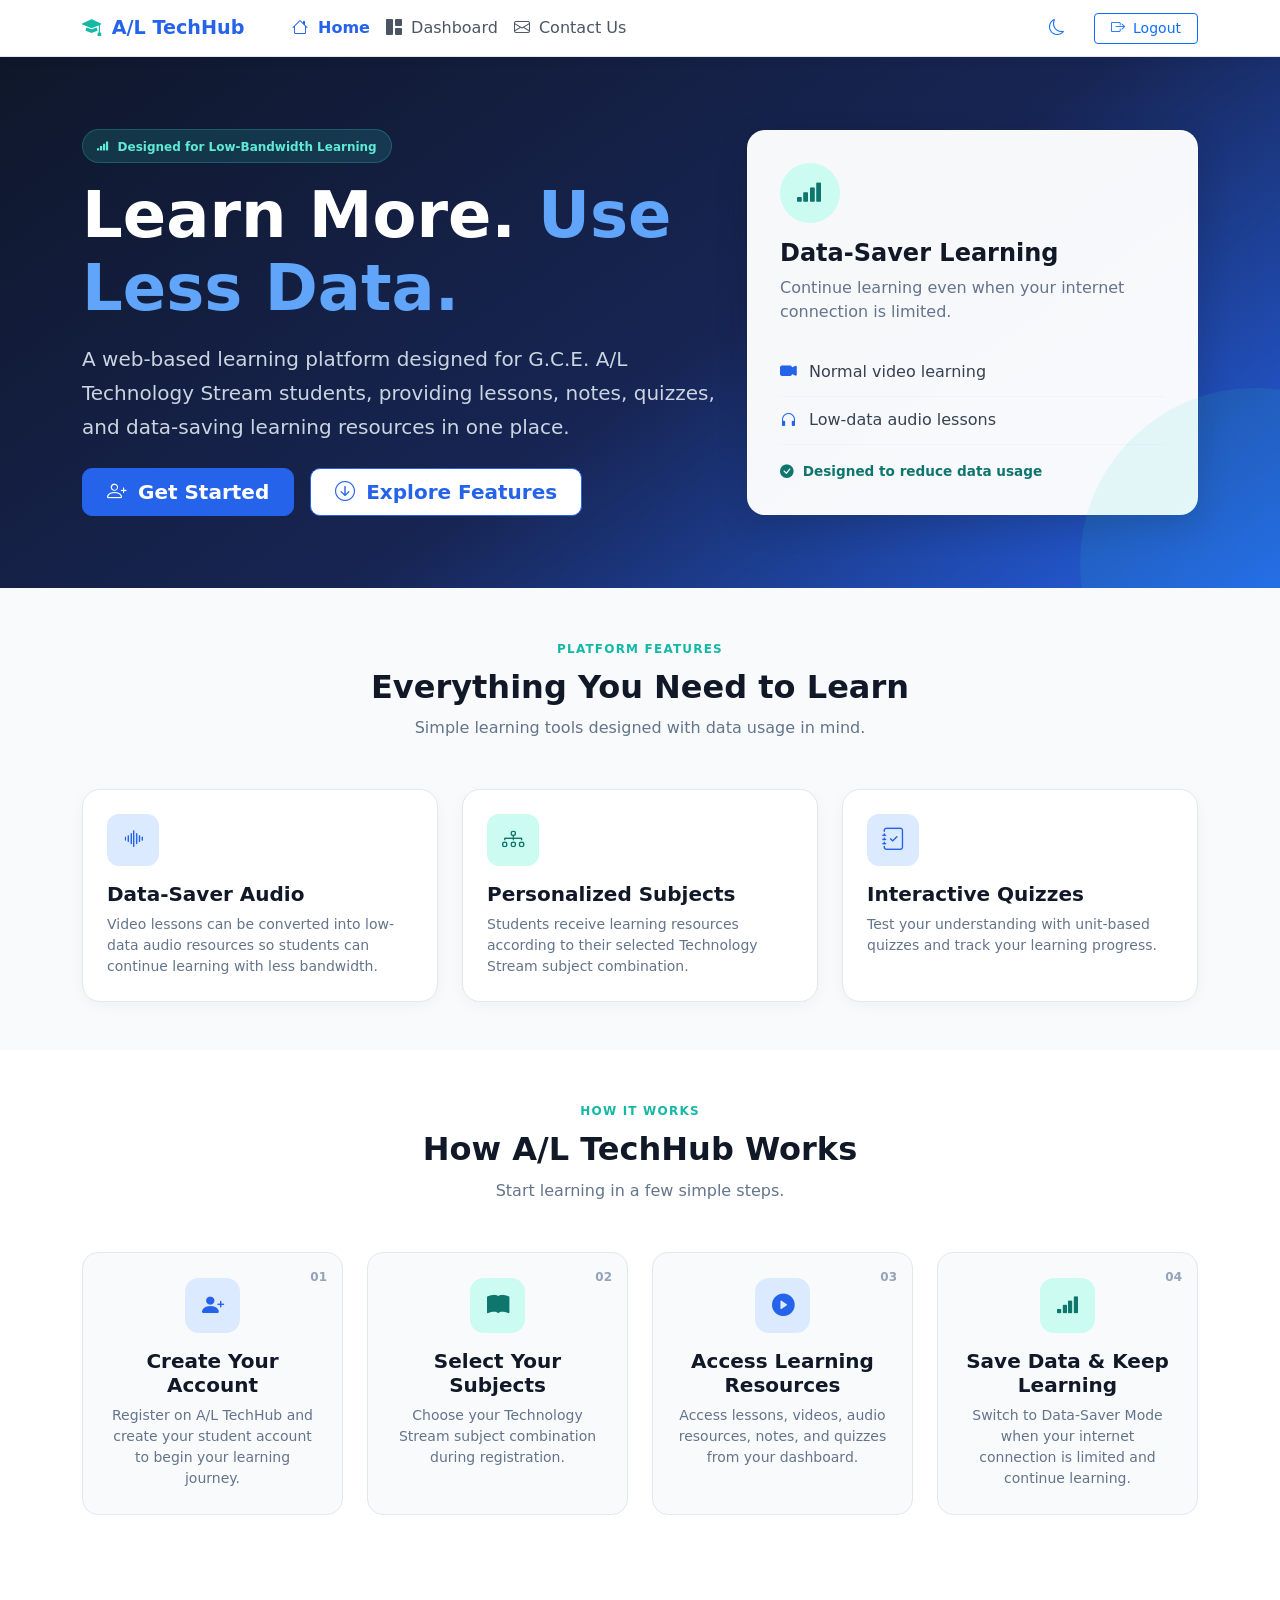
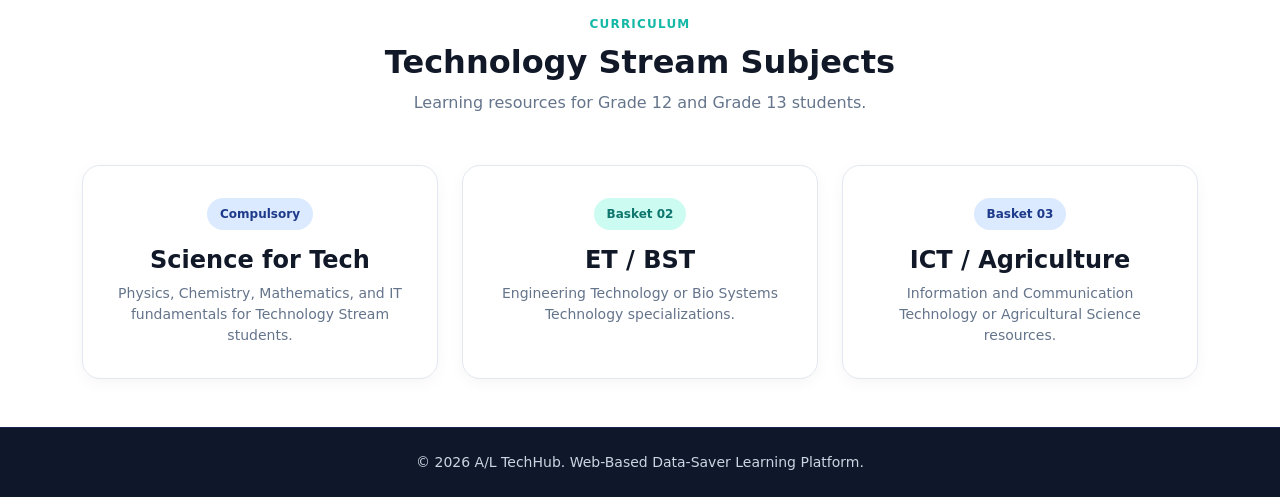
<file: index.html>
<!DOCTYPE html>
<html lang="en">

<head>

    <meta charset="UTF-8">
    <meta name="viewport" content="width=device-width, initial-scale=1.0">

    <title>A/L TechHub | Data-Saver Learning Platform</title>

    <!-- Bootstrap -->
    <link
        href="https://cdn.jsdelivr.net/npm/bootstrap@5.3.0/dist/css/bootstrap.min.css"
        rel="stylesheet"
    >

    <!-- Bootstrap Icons -->
    <link
        href="https://cdn.jsdelivr.net/npm/bootstrap-icons@1.10.0/font/bootstrap-icons.css"
        rel="stylesheet"
    >

    <!-- Main CSS -->
    <link rel="stylesheet" href="./css/style.css">

</head>


<body class="home-page">



<nav class="navbar navbar-expand-lg home-navbar sticky-top">

    <div class="container">

        <!-- Logo -->
        <a
            class="navbar-brand home-brand fw-bold"
            href="index.html"
        >
            <i class="bi bi-mortarboard-fill me-1"></i>
            A/L TechHub
        </a>


        <!-- Mobile Button -->
        <button
            class="navbar-toggler"
            type="button"
            data-bs-toggle="collapse"
            data-bs-target="#mainNavbar"
            aria-controls="mainNavbar"
            aria-expanded="false"
            aria-label="Toggle navigation"
        >
            <span class="navbar-toggler-icon"></span>
        </button>


        <!-- Navigation -->
        <div
            class="collapse navbar-collapse"
            id="mainNavbar"
        >

            <!-- Left Links -->
            <ul class="navbar-nav me-auto ms-lg-4">

                <li class="nav-item">

                    <a
                        class="nav-link home-nav-link active"
                        href="index.html"
                    >
                        <i class="bi bi-house me-1"></i>
                        Home
                    </a>

                </li>


                <li class="nav-item">

                    <a
                        class="nav-link home-nav-link"
                        href="dashboard.php"
                    >
                        <i class="bi bi-grid-1x2-fill me-1"></i>
                        Dashboard
                    </a>

                </li>

                <li class="nav-item">

                    <a
                        class="nav-link home-nav-link"
                        href="contact.php"
                    >
                        <i class="bi bi-envelope me-1"></i>
                        Contact Us
                    </a>

                </li>

            </ul>


            <!-- Right Side -->

<div class="d-flex align-items-center gap-3">

   


    <!-- Day / Night Mode -->

    <button
        type="button"
        id="themeToggle"
        class="btn btn-link theme-toggle"
        aria-label="Switch to night mode"
        title="Switch to night mode"
    >

        <i
            class="bi bi-moon"
            id="themeIcon"
        ></i>

    </button>


    <a
        href="php/logout.php"
        class="btn btn-outline-primary btn-sm px-3"
    >

        <i class="bi bi-box-arrow-right me-1"></i>

        Logout

    </a>

</div>

        </div>

    </div>

</nav>



<header class="home-hero">

    <div class="container">

        <div class="row align-items-center py-5">


            <!-- LEFT SIDE -->

            <div class="col-lg-7 py-4">


                <!-- Badge -->

                <span class="badge data-saver-badge mb-3">

                    <i class="bi bi-reception-4 me-1"></i>

                    Designed for Low-Bandwidth Learning

                </span>


                <!-- Heading -->

                <h1 class="home-heading fw-bold mb-3">

                    Learn More.
                    <span class="hero-highlight">
                        Use Less Data.
                    </span>

                </h1>


                <!-- Description -->

                <p class="home-description lead mb-4">

                    A web-based learning platform designed for
                    G.C.E. A/L Technology Stream students, providing
                    lessons, notes, quizzes, and data-saving learning
                    resources in one place.

                </p>


                <!-- Buttons -->

                <div class="d-flex flex-wrap gap-3">

                    <a
                        href="#how-it-works"
                        class="btn btn-home-primary btn-lg px-4 fw-bold"
                    >

                        <i class="bi bi-person-plus me-1"></i>

                        Get Started

                    </a>


                    <a
                        href="#features"
                        class="btn btn-home-outline btn-lg px-4 fw-bold"
                    >

                        <i class="bi bi-arrow-down-circle me-1"></i>

                        Explore Features

                    </a>

                </div>

            </div>



            <!-- RIGHT SIDE -->

            <div class="col-lg-5 py-4">


                <div class="data-saver-card">


                    <!-- Icon -->

                    <div class="data-saver-icon">

                        <i class="bi bi-reception-4"></i>

                    </div>


                    <!-- Title -->

                    <h4 class="fw-bold mt-3">

                        Data-Saver Learning

                    </h4>


                    <!-- Description -->

                    <p class="home-card-text mb-4">

                        Continue learning even when your
                        internet connection is limited.

                    </p>


                    <!-- Feature -->

                    <div class="data-saver-item">

                        <i class="bi bi-camera-video-fill"></i>

                        <span>
                            Normal video learning
                        </span>

                    </div>


                    <!-- Feature -->

                    <div class="data-saver-item">

                        <i class="bi bi-headphones"></i>

                        <span>
                            Low-data audio lessons
                        </span>

                    </div>

                    <!-- Status -->

                    <div class="data-saver-status mt-3">

                        <i class="bi bi-check-circle-fill me-1"></i>

                        Designed to reduce data usage

                    </div>

                </div>

            </div>

        </div>

    </div>

</header>


<section
    id="features"
    class="home-section-light py-5"
>

    <div class="container">


        <!-- Heading -->

        <div class="text-center mb-5">

            <span class="section-label">
                PLATFORM FEATURES
            </span>

            <h2 class="home-section-title fw-bold mt-2">
                Everything You Need to Learn
            </h2>

            <p class="home-section-text">
                Simple learning tools designed with data usage in mind.
            </p>

        </div>


        <div class="row g-4">


            <!-- Feature 1 -->

            <div class="col-md-4">

                <div class="feature-card h-100">

                    <div class="feature-icon blue-icon">

                        <i class="bi bi-soundwave"></i>

                    </div>


                    <h5 class="fw-bold mt-3">
                        Data-Saver Audio
                    </h5>


                    <p class="home-card-text small mb-0">

                        Video lessons can be converted into
                        low-data audio resources so students
                        can continue learning with less
                        bandwidth.

                    </p>

                </div>

            </div>



            <!-- Feature 2 -->

            <div class="col-md-4">

                <div class="feature-card h-100">

                    <div class="feature-icon teal-icon">

                        <i class="bi bi-diagram-3"></i>

                    </div>


                    <h5 class="fw-bold mt-3">
                        Personalized Subjects
                    </h5>


                    <p class="home-card-text small mb-0">

                        Students receive learning resources
                        according to their selected
                        Technology Stream subject combination.

                    </p>

                </div>

            </div>



            <!-- Feature 3 -->

            <div class="col-md-4">

                <div class="feature-card h-100">

                    <div class="feature-icon blue-icon">

                        <i class="bi bi-journal-check"></i>

                    </div>


                    <h5 class="fw-bold mt-3">
                        Interactive Quizzes
                    </h5>


                    <p class="home-card-text small mb-0">

                        Test your understanding with
                        unit-based quizzes and track your
                        learning progress.

                    </p>

                </div>

            </div>

        </div>

    </div>

</section>


<section
    id="how-it-works"
    class="home-how-it-works py-5"
>

    <div class="container">

        <!-- Heading -->

        <div class="text-center mb-5">

            <span class="section-label">
                HOW IT WORKS
            </span>

            <h2 class="home-section-title fw-bold mt-2">
                How A/L TechHub Works
            </h2>

            <p class="home-section-text">
                Start learning in a few simple steps.
            </p>

        </div>


        <div class="row g-4">


            <!-- Step 01 -->

            <div class="col-md-6 col-lg-3">

                <div class="how-it-works-card h-100">

                    <div class="how-step-number">
                        01
                    </div>

                    <div class="how-step-icon blue-icon">

                        <i class="bi bi-person-plus-fill"></i>

                    </div>

                    <h5 class="fw-bold mt-3">
                        Create Your Account
                    </h5>

                    <p class="home-card-text small mb-0">

                        Register on A/L TechHub and
                        create your student account
                        to begin your learning journey.

                    </p>

                </div>

            </div>


            <!-- Step 02 -->

            <div class="col-md-6 col-lg-3">

                <div class="how-it-works-card h-100">

                    <div class="how-step-number">
                        02
                    </div>

                    <div class="how-step-icon teal-icon">

                        <i class="bi bi-book-fill"></i>

                    </div>

                    <h5 class="fw-bold mt-3">
                        Select Your Subjects
                    </h5>

                    <p class="home-card-text small mb-0">

                        Choose your Technology Stream
                        subject combination during
                        registration.

                    </p>

                </div>

            </div>


            <!-- Step 03 -->

            <div class="col-md-6 col-lg-3">

                <div class="how-it-works-card h-100">

                    <div class="how-step-number">
                        03
                    </div>

                    <div class="how-step-icon blue-icon">

                        <i class="bi bi-play-circle-fill"></i>

                    </div>

                    <h5 class="fw-bold mt-3">
                        Access Learning Resources
                    </h5>

                    <p class="home-card-text small mb-0">

                        Access lessons, videos, audio
                        resources, notes, and quizzes
                        from your dashboard.

                    </p>

                </div>

            </div>

            <!-- Step 04 -->

            <div class="col-md-6 col-lg-3">

                <div class="how-it-works-card h-100">

                    <div class="how-step-number">
                        04
                    </div>

                    <div class="how-step-icon teal-icon">

                        <i class="bi bi-reception-4"></i>

                    </div>

                    <h5 class="fw-bold mt-3">
                        Save Data & Keep Learning
                    </h5>

                    <p class="home-card-text small mb-0">

                        Switch to Data-Saver Mode when
                        your internet connection is
                        limited and continue learning.

                    </p>

                </div>

            </div>


        </div>

    </div>

</section>


<section
    id="curriculum"
    class="home-curriculum py-5"
>

    <div class="container">


        <!-- Heading -->

        <div class="text-center mb-5">

            <span class="section-label">
                CURRICULUM
            </span>

            <h2 class="home-section-title fw-bold mt-2">
                Technology Stream Subjects
            </h2>

            <p class="home-section-text">
                Learning resources for Grade 12 and Grade 13 students.
            </p>

        </div>


        <div class="row g-4 text-center">


            <!-- SFT -->

            <div class="col-md-4">

                <div class="curriculum-card h-100">

                    <span class="curriculum-badge blue-badge">
                        Compulsory
                    </span>

                    <h4 class="fw-bold mt-3">
                        Science for Tech
                    </h4>

                    <p class="home-card-text small mb-0">

                        Physics, Chemistry, Mathematics,
                        and IT fundamentals for Technology
                        Stream students.

                    </p>

                </div>

            </div>



            <!-- ET / BST -->

            <div class="col-md-4">

                <div class="curriculum-card h-100">

                    <span class="curriculum-badge teal-badge">
                        Basket 02
                    </span>

                    <h4 class="fw-bold mt-3">
                        ET / BST
                    </h4>

                    <p class="home-card-text small mb-0">

                        Engineering Technology or
                        Bio Systems Technology
                        specializations.

                    </p>

                </div>

            </div>



            <!-- ICT / Agriculture -->

            <div class="col-md-4">

                <div class="curriculum-card h-100">

                    <span class="curriculum-badge blue-badge">
                        Basket 03
                    </span>

                    <h4 class="fw-bold mt-3">
                        ICT / Agriculture
                    </h4>

                    <p class="home-card-text small mb-0">

                        Information and Communication
                        Technology or Agricultural
                        Science resources.

                    </p>

                </div>

            </div>

        </div>

    </div>

</section>



<footer class="home-footer py-4">

    <div class="container text-center">

        <p class="mb-0 small">

            &copy; 2026 A/L TechHub.
            Web-Based Data-Saver Learning Platform.

        </p>

    </div>

</footer>



<!-- Bootstrap JavaScript -->

<script
    src="https://cdn.jsdelivr.net/npm/bootstrap@5.3.0/dist/js/bootstrap.bundle.min.js">
</script>

<script src="./js/script.js"></script>

</body>

</html>
</file>
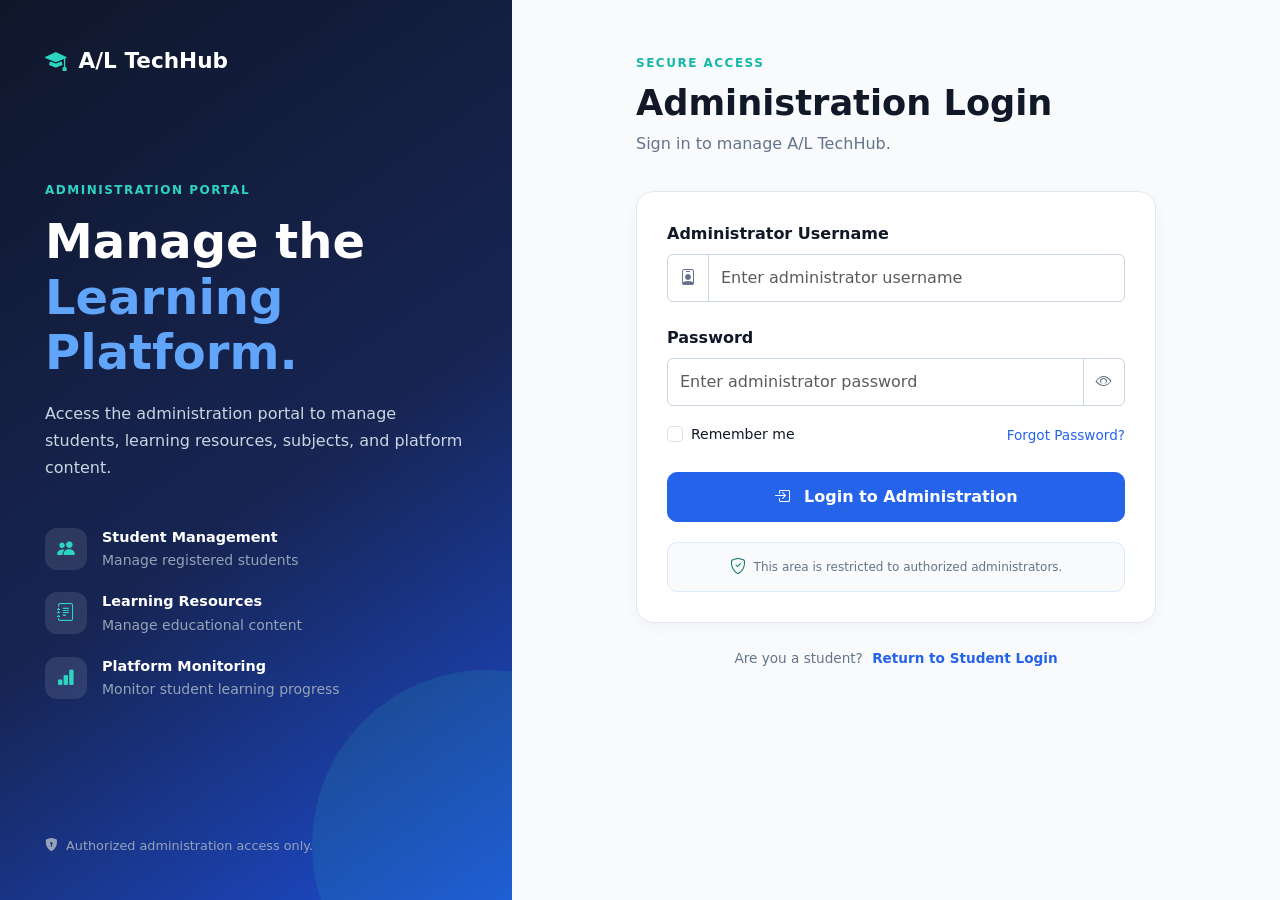
<file: admin-login.html>
<!DOCTYPE html>
<html lang="en">

<head>

    <meta charset="UTF-8">

    <meta
        name="viewport"
        content="width=device-width, initial-scale=1.0"
    >

    <title>Administration Login | A/L TechHub</title>


    <!-- Bootstrap -->
    <link
        href="https://cdn.jsdelivr.net/npm/bootstrap@5.3.0/dist/css/bootstrap.min.css"
        rel="stylesheet"
    >


    <!-- Bootstrap Icons -->
    <link
        href="https://cdn.jsdelivr.net/npm/bootstrap-icons@1.10.0/font/bootstrap-icons.css"
        rel="stylesheet"
    >


    <!-- Main CSS -->
    <link rel="stylesheet" href="css/style.css">

</head>


<body class="admin-login-page">


    <div class="admin-login-wrapper">


       
        <div class="admin-login-sidebar">

            <div class="admin-sidebar-content">


                <!-- Logo -->

                <a
                    href="index.html"
                    class="admin-logo text-decoration-none"
                >

                    <i class="bi bi-mortarboard-fill me-1"></i>

                    A/L TechHub

                </a>


                <!-- Main Content -->

                <div class="admin-sidebar-main">

                    <span class="admin-sidebar-label">
                        ADMINISTRATION PORTAL
                    </span>


                    <h1>
                        Manage the
                        <span>Learning Platform.</span>
                    </h1>


                    <p>
                        Access the administration portal to manage
                        students, learning resources, subjects,
                        and platform content.
                    </p>


                    <!-- Admin Features -->

                    <div class="admin-benefits">


                        <div class="admin-benefit">

                            <div class="admin-benefit-icon">

                                <i class="bi bi-people-fill"></i>

                            </div>

                            <div>

                                <strong>
                                    Student Management
                                </strong>

                                <small>
                                    Manage registered students
                                </small>

                            </div>

                        </div>


                        <div class="admin-benefit">

                            <div class="admin-benefit-icon">

                                <i class="bi bi-journal-text"></i>

                            </div>

                            <div>

                                <strong>
                                    Learning Resources
                                </strong>

                                <small>
                                    Manage educational content
                                </small>

                            </div>

                        </div>


                        <div class="admin-benefit">

                            <div class="admin-benefit-icon">

                                <i class="bi bi-bar-chart-fill"></i>

                            </div>

                            <div>

                                <strong>
                                    Platform Monitoring
                                </strong>

                                <small>
                                    Monitor student learning progress
                                </small>

                            </div>

                        </div>


                    </div>

                </div>


                <!-- Footer -->

                <div class="admin-sidebar-footer">

                    <i class="bi bi-shield-lock-fill me-1"></i>

                    Authorized administration access only.

                </div>

            </div>

        </div>

        
        <div class="admin-login-content">


            <div class="admin-login-form-container">

            

                <!-- Heading -->

                <div class="admin-login-heading">

                    <span class="admin-login-label">
                        SECURE ACCESS
                    </span>


                    <h2>
                        Administration Login
                    </h2>


                    <p>
                        Sign in to manage A/L TechHub.
                    </p>

                </div>

                
                    <div
                        id="loginError"
                        class="alert alert-danger d-none"
                        role="alert"
                    >
                    </div>



                <div class="admin-login-card">


                    <form
                        action="php/admin_login_process.php"
                        method="POST"
                    >


                        <!-- Admin Username -->

                        <div class="mb-4">

                            <label
                                for="adminUsername"
                                class="form-label fw-semibold"
                            >
                                Administrator Username
                            </label>


                            <div class="input-group">

                                <span class="input-group-text">

                                    <i class="bi bi-person-badge"></i>

                                </span>


                                <input
                                    type="text"
                                    class="form-control"
                                    id="adminUsername"
                                    name="username"
                                    placeholder="Enter administrator username"
                                    required
                                >

                            </div>

                        </div>



                        <div class="mb-3">
                            <label for="adminPassword" class="form-label fw-bold">
                                Password
                            </label>

                            <div class="input-group">

                                <input
                                    type="password"
                                    class="form-control"
                                    id="adminPassword"
                                    name="password"
                                    placeholder="Enter administrator password"
                                    required
                                >

                                <span
                                    class="input-group-text password-toggle"
                                    onclick="togglePassword()"
                                    style="cursor: pointer;"
                                >
                                    <i class="bi bi-eye" id="passwordIcon"></i>
                                </span>

                            </div>
                        </div>



                        <!-- Remember -->

                        <div class="d-flex justify-content-between align-items-center mb-4">

                            <div class="form-check">

                                <input
                                    class="form-check-input"
                                    type="checkbox"
                                    id="rememberAdmin"
                                    name="remember_me"
                                >

                                <label
                                    class="form-check-label small"
                                    for="rememberAdmin"
                                >
                                    Remember me
                                </label>

                            </div>


                            <a href="forgot-password.php?type=admin" class="admin-forgot-link">
                                Forgot Password?
                            </a>

                        </div>



                        <!-- Login Button -->

                        <button
                            type="submit"
                            class="btn btn-admin-login w-100"
                        >

                            <i class="bi bi-box-arrow-in-right me-2"></i>

                            Login to Administration

                        </button>

                        </form>


                    <!-- Security Message -->

                    <div class="admin-security-message">

                        <i class="bi bi-shield-check"></i>

                        <span>
                            This area is restricted to authorized
                            administrators.
                        </span>

                    </div>

                </div>



                <!-- Student Login -->

                <div class="admin-bottom">

                    <span>
                        Are you a student?
                    </span>

                    <a href="login.html">
                        Return to Student Login
                    </a>

                </div>


            </div>

        </div>

    </div>

<script>
document.addEventListener("DOMContentLoaded", function () {

    // Show / Hide Password
    function togglePassword() {

        const passwordInput = document.getElementById("adminPassword");
        const passwordIcon = document.getElementById("passwordIcon");

        if (passwordInput.type === "password") {

            passwordInput.type = "text";

            passwordIcon.classList.remove("bi-eye");
            passwordIcon.classList.add("bi-eye-slash");

        } else {

            passwordInput.type = "password";

            passwordIcon.classList.remove("bi-eye-slash");
            passwordIcon.classList.add("bi-eye");

        }
    }

    // Make togglePassword available to the HTML
    window.togglePassword = togglePassword;

    // Get URL error parameter
    const urlParams = new URLSearchParams(window.location.search);
    const error = urlParams.get("error");

    const loginError = document.getElementById("loginError");

    if (!loginError) {
        console.error("Admin login error element not found.");
        return;
    }

    // Display appropriate error messages
    if (error === "short_password") {

        loginError.textContent =
            "Password must contain at least 8 characters. Please try again.";

    }

    else if (error === "empty") {

        loginError.textContent =
            "Please enter your username and password.";

    }

    else if (error === "invalid") {

        loginError.textContent =
            "Invalid administrator username or password.";

    }

    else if (error === "unauthorized") {

        loginError.textContent =
            "You are not authorized to access the administration portal.";

    }

    else {
        return;
    }

    // Show error message
    loginError.classList.remove("d-none");

});
</script>

</body>

</html>
</file>
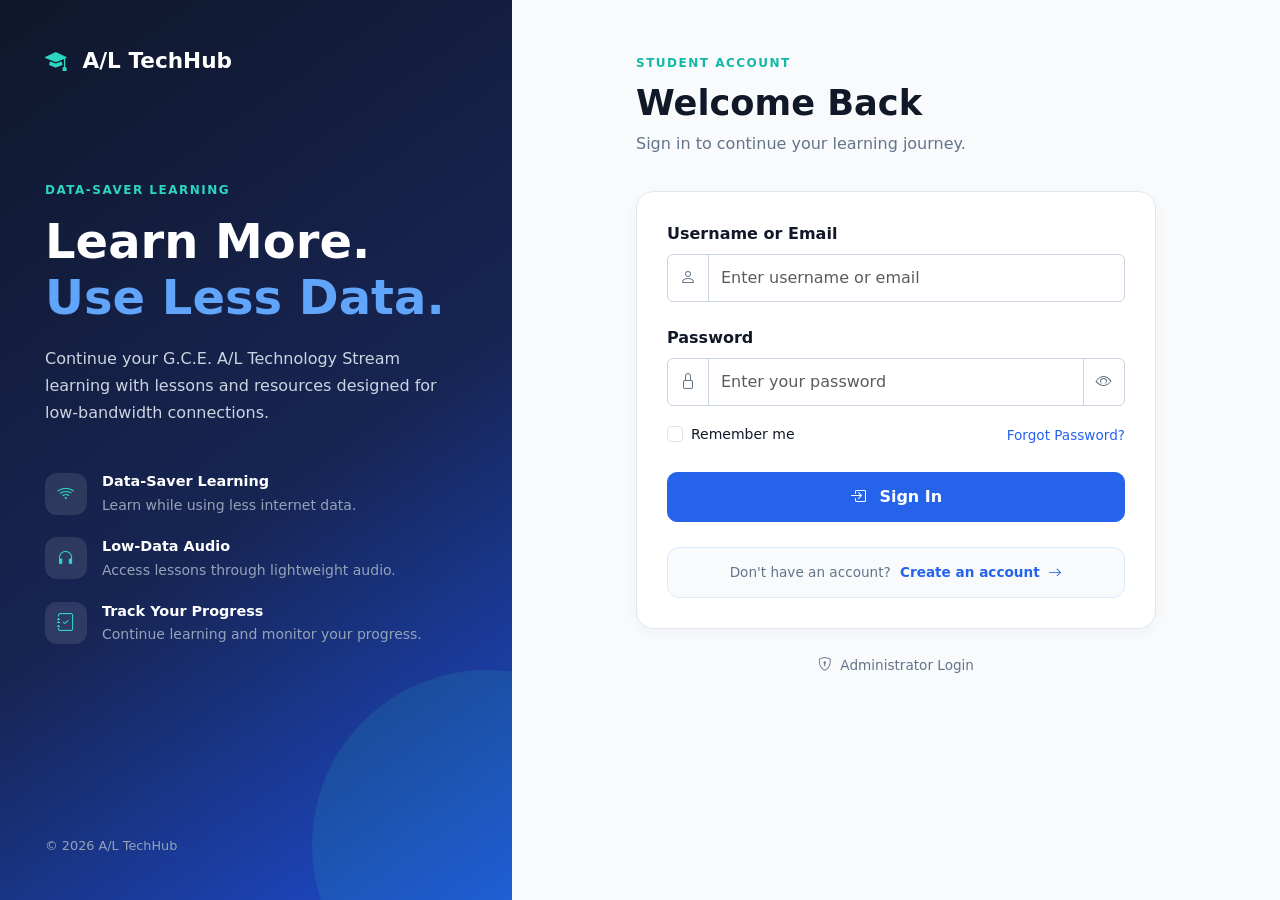
<file: login.html>
<!DOCTYPE html>
<html lang="en">

<head>
    <meta charset="UTF-8">
    <meta name="viewport" content="width=device-width, initial-scale=1.0">

    <title>Student Login | A/L TechHub</title>

    <!-- Bootstrap -->
    <link
        href="https://cdn.jsdelivr.net/npm/bootstrap@5.3.0/dist/css/bootstrap.min.css"
        rel="stylesheet"
    >

    <!-- Bootstrap Icons -->
    <link
        href="https://cdn.jsdelivr.net/npm/bootstrap-icons@1.10.0/font/bootstrap-icons.css"
        rel="stylesheet"
    >

    <!-- Main CSS -->
    <link rel="stylesheet" href="css/style.css">
</head>

<body class="login-page">

    <div class="login-wrapper">

        <!-- Login Sidebar -->
        <div class="login-sidebar">

            <div class="login-sidebar-content">

                <!-- Logo -->
                <a href="index.html" class="login-logo text-decoration-none">
                    <i class="bi bi-mortarboard-fill me-2"></i>
                    A/L TechHub
                </a>

                <!-- Main Content -->
                <div class="login-sidebar-main">

                    <span class="login-sidebar-label">
                        DATA-SAVER LEARNING
                    </span>

                    <h1>
                        Learn More.
                        <span>Use Less Data.</span>
                    </h1>

                    <p>
                        Continue your G.C.E. A/L Technology Stream
                        learning with lessons and resources designed
                        for low-bandwidth connections.
                    </p>

                    <!-- Benefits -->
                    <div class="login-benefits">

                        <div class="login-benefit">

                            <div class="login-benefit-icon">
                                <i class="bi bi-wifi"></i>
                            </div>

                            <div>
                                <strong>Data-Saver Learning</strong>
                                <small>
                                    Learn while using less internet data.
                                </small>
                            </div>

                        </div>

                        <div class="login-benefit">

                            <div class="login-benefit-icon">
                                <i class="bi bi-headphones"></i>
                            </div>

                            <div>
                                <strong>Low-Data Audio</strong>
                                <small>
                                    Access lessons through lightweight audio.
                                </small>
                            </div>

                        </div>

                        <div class="login-benefit">

                            <div class="login-benefit-icon">
                                <i class="bi bi-journal-check"></i>
                            </div>

                            <div>
                                <strong>Track Your Progress</strong>
                                <small>
                                    Continue learning and monitor your progress.
                                </small>
                            </div>

                        </div>

                    </div>

                </div>

                <!-- Footer -->
                <div class="login-sidebar-footer">
                    &copy; 2026 A/L TechHub
                </div>

            </div>

        </div>

        <!-- Login Content -->
        <div class="login-content">

            <div class="login-form-container">

                <!-- Heading -->
                <div class="login-heading">

                    <span class="login-label">
                        STUDENT ACCOUNT
                    </span>

                    <h2>Welcome Back</h2>

                    <p>
                        Sign in to continue your learning journey.
                    </p>

                </div>

                <!-- Login Form Card -->
                <div class="login-form-card">

                    <!-- Registration Success Message -->
                    <div
                        id="registrationMessage"
                        class="alert alert-success d-none align-items-center mb-4"
                        role="alert"
                    >

                        <i class="bi bi-check-circle-fill fs-4 me-3"></i>

                        <div>
                            <strong>Registration Successful!</strong>

                            <div class="small">
                                Your account is ready. You can now sign in.
                            </div>
                        </div>

                    </div>

                    <!-- Login Form -->
                    <form
                        method="POST"
                        action="php/login_process.php"
                    >

                        <!-- Login Error Message -->
                        <div
                            id="loginErrorMessage"
                            class="alert alert-danger d-none align-items-center mb-4"
                            role="alert"
                        >

                            <i class="bi bi-exclamation-circle-fill fs-4 me-3"></i>

                            <div>
                                <strong id="loginErrorTitle">
                                    Login Failed!
                                </strong>

                                <div class="small" id="loginErrorText">
                                    Incorrect username/email or password.
                                    Please try again.
                                </div>
                            </div>

                        </div>

                        <!-- Username -->
                        <div class="mb-4">

                            <label
                                for="username"
                                class="form-label fw-semibold"
                            >
                                Username or Email
                            </label>

                            <div class="input-group">

                                <span class="input-group-text">
                                    <i class="bi bi-person"></i>
                                </span>

                                <input
                                    type="text"
                                    name="username"
                                    id="username"
                                    class="form-control"
                                    placeholder="Enter username or email"
                                    required
                                >

                            </div>

                        </div>

                        <!-- Password -->
                        <div class="mb-3">

                            <label
                                for="password"
                                class="form-label fw-semibold"
                            >
                                Password
                            </label>

                            <div class="input-group">

                                <span class="input-group-text">
                                    <i class="bi bi-lock"></i>
                                </span>

                                <input
                                    type="password"
                                    name="password"
                                    id="password"
                                    class="form-control"
                                    placeholder="Enter your password"
                                    required
                                >

                                <button
                                    type="button"
                                    class="input-group-text password-toggle"
                                    id="togglePassword"
                                    aria-label="Show password"
                                >

                                    <i
                                        class="bi bi-eye"
                                        id="eyeIcon"
                                    ></i>

                                </button>

                            </div>

                        </div>

                        <!-- Remember Me / Forgot Password -->
                        <div class="d-flex justify-content-between align-items-center mb-4">

                            <div class="form-check">

                                <input
                                    type="checkbox"
                                    class="form-check-input"
                                    id="rememberMe"
                                    name="remember_me"
                                    value="1"
                                >

                                <label
                                    class="form-check-label small"
                                    for="rememberMe"
                                >
                                    Remember me
                                </label>

                            </div>

                            <a
                                href="forgot-password.php"
                                class="login-forgot-link"
                            >
                                Forgot Password?
                            </a>

                        </div>

                        <!-- Login Button -->
                        <button
                            type="submit"
                            class="btn btn-login-new w-100"
                        >

                            <i class="bi bi-box-arrow-in-right me-2"></i>
                            Sign In

                        </button>

                    </form>

                    <!-- Register Redirect -->
                    <div class="login-redirect-new">

                        <span>
                            Don't have an account?
                        </span>

                        <a
                            href="register.html"
                            class="login-link"
                        >
                            Create an account
                            <i class="bi bi-arrow-right ms-1"></i>
                        </a>

                    </div>

                </div>

                <!-- Administrator Login -->
                <div class="text-center mt-4">

                    <a
                        href="admin-login.html"
                        class="admin-link"
                    >
                        <i class="bi bi-shield-lock me-1"></i>
                        Administrator Login
                    </a>

                </div>

            </div>

        </div>

    </div>

    <!-- Login JavaScript -->
    <script src="js/script.js"></script>

    <script>
        document.addEventListener("DOMContentLoaded", function () {

            const urlParams = new URLSearchParams(window.location.search);

            // Registration Success Message
            if (urlParams.get("registered") === "success") {

                const registrationMessage =
                    document.getElementById("registrationMessage");

                if (registrationMessage) {
                    registrationMessage.classList.remove("d-none");
                }

            }

            // Login Error Messages
            const error = urlParams.get("error");

            if (error) {

                const errorBox =
                    document.getElementById("loginErrorMessage");

                const errorTitle =
                    document.getElementById("loginErrorTitle");

                const errorText =
                    document.getElementById("loginErrorText");

                if (!errorBox || !errorTitle || !errorText) {

                    console.error("Login error elements were not found.");

                    return;
                }

                if (error === "user_not_found") {

    errorTitle.textContent = "User Not Found!";

    errorText.textContent =
        "This username or email does not exist. Please check your details.";

}

else if (error === "wrong_password") {

    errorTitle.textContent = "Incorrect Password!";

    errorText.textContent =
        "The password you entered is incorrect. Please try again.";

}

else if (error === "short_password") {

    errorTitle.textContent = "Password Too Short!";

    errorText.textContent =
        "Password must contain at least 8 characters. Please try again.";

}

else if (error === "empty") {

    errorTitle.textContent = "Missing Information!";

    errorText.textContent =
        "Please enter your username/email and password.";

}

else {

    errorTitle.textContent = "Login Failed!";

    errorText.textContent =
        "Incorrect username/email or password. Please try again.";

}

                // Display the error message
                errorBox.classList.remove("d-none");

            }

        });
    </script>


</body>
</html>
</file>
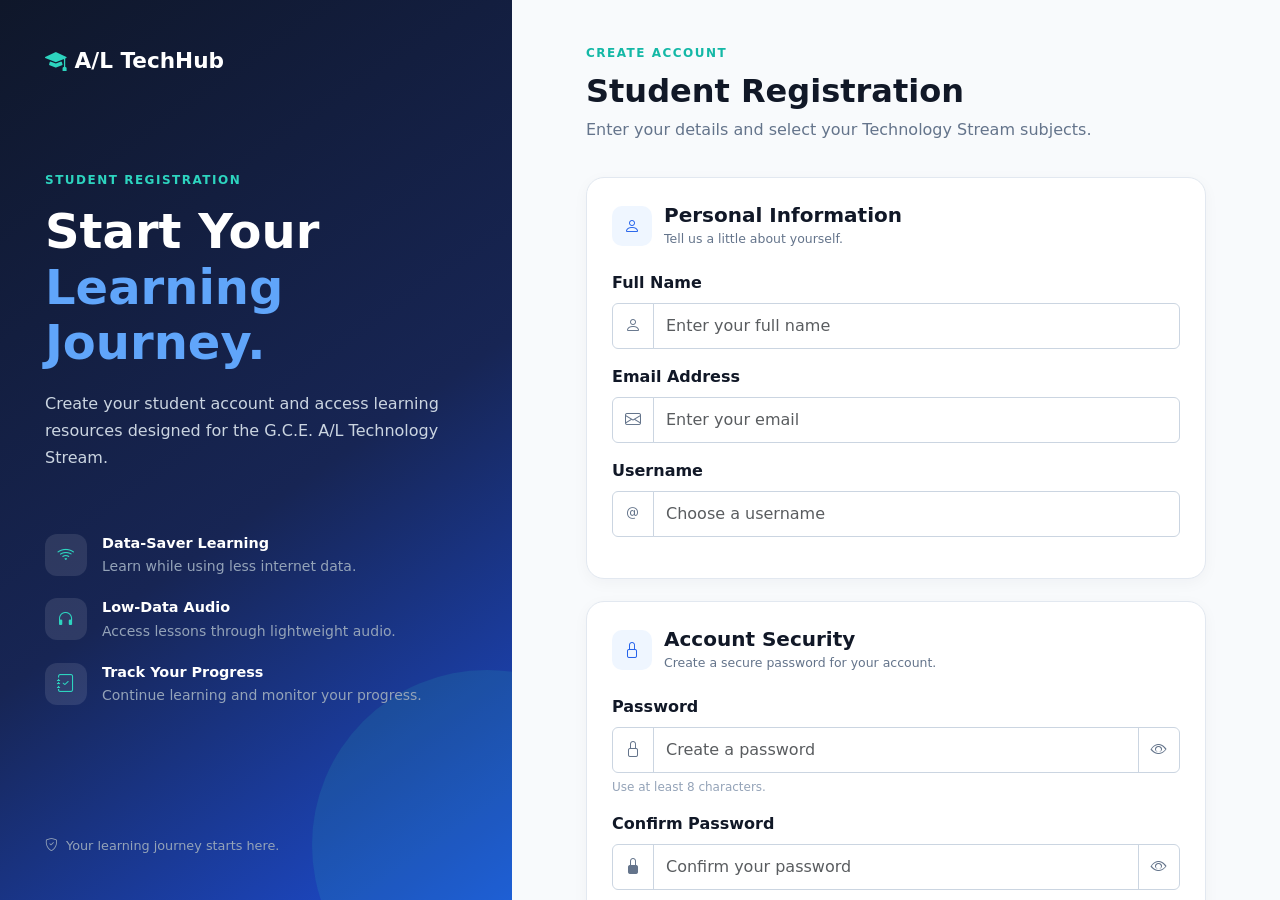
<file: register.html>
<!DOCTYPE html>
<html lang="en">

<head>
    <meta charset="UTF-8">
    <meta name="viewport" content="width=device-width, initial-scale=1.0">

    <title>Student Registration | A/L TechHub</title>

    <!-- Bootstrap -->
    <link
        href="https://cdn.jsdelivr.net/npm/bootstrap@5.3.0/dist/css/bootstrap.min.css"
        rel="stylesheet"
    >

    <!-- Bootstrap Icons -->
    <link
        href="https://cdn.jsdelivr.net/npm/bootstrap-icons@1.10.0/font/bootstrap-icons.css"
        rel="stylesheet"
    >

    <!-- Main CSS -->
    <link rel="stylesheet" href="css/style.css">
</head>


<body class="register-page">


<div class="register-wrapper">



    <aside class="register-sidebar">

        <div class="sidebar-content">

            <!-- Logo -->
            <a href="index.html" class="register-logo text-decoration-none">

                <i class="bi bi-mortarboard-fill"></i>

                <span>A/L TechHub</span>

            </a>


            <!-- Main Message -->
            <div class="sidebar-main">

                <span class="sidebar-label">
                    STUDENT REGISTRATION
                </span>

                <h1>
                    Start Your
                    <span>Learning Journey.</span>
                </h1>

                <p>
                    Create your student account and access
                    learning resources designed for the
                    G.C.E. A/L Technology Stream.
                </p>

            </div>


            <div class="login-benefits">


                    <div class="login-benefit">

                        <div class="login-benefit-icon">
                            <i class="bi bi-wifi"></i>
                        </div>

                        <div>
                            <strong>Data-Saver Learning</strong>
                            <small>
                                Learn while using less internet data.
                            </small>
                        </div>

                    </div>


                    <div class="login-benefit">

                        <div class="login-benefit-icon">
                            <i class="bi bi-headphones"></i>
                        </div>

                        <div>
                            <strong>Low-Data Audio</strong>
                            <small>
                                Access lessons through lightweight audio.
                            </small>
                        </div>

                    </div>


                    <div class="login-benefit">

                        <div class="login-benefit-icon">
                            <i class="bi bi-journal-check"></i>
                        </div>

                        <div>
                            <strong>Track Your Progress</strong>
                            <small>
                                Continue learning and monitor your progress.
                            </small>
                        </div>

                    </div>


                </div>



            <!-- Bottom -->
            <div class="sidebar-footer">

                <i class="bi bi-shield-check me-1"></i>

                Your learning journey starts here.

            </div>

        </div>

    </aside>



    <main class="register-content">


        <div class="register-form-container">

            <!-- Heading -->
            <div class="register-heading">

                <span class="form-label-small">
                    CREATE ACCOUNT
                </span>

                <h2>
                    Student Registration
                </h2>

                <p>
                    Enter your details and select your Technology
                    Stream subjects.
                </p>

            </div>



            <!-- Registration Form -->
            <form
                method="POST"
                action="php/register_process.php"
                id="registerForm"
            >


             

                <div class="form-section">

                    <div class="section-heading">

                        <i class="bi bi-person"></i>

                        <div>

                            <h5>Personal Information</h5>

                            <p>
                                Tell us a little about yourself.
                            </p>

                        </div>

                    </div>


                    <!-- Full Name -->
                    <div class="mb-3">

                        <label
                            for="fullName"
                            class="form-label fw-semibold"
                        >
                            Full Name
                        </label>

                        <div class="input-group">

                            <span class="input-group-text">
                                <i class="bi bi-person"></i>
                            </span>

                            <input
                                type="text"
                                id="fullName"
                                name="full_name"
                                class="form-control"
                                placeholder="Enter your full name"
                                required
                            >

                        </div>

                    </div>


                    <!-- Email -->
                    <div class="mb-3">

                        <label
                            for="email"
                            class="form-label fw-semibold"
                        >
                            Email Address
                        </label>

                        <div class="input-group">

                            <span class="input-group-text">
                                <i class="bi bi-envelope"></i>
                            </span>

                            <input
                                type="email"
                                id="email"
                                name="email"
                                class="form-control"
                                placeholder="Enter your email"
                                required
                            >

                        </div>

                    </div>


                    <!-- Username -->
                    <div class="mb-3">

                        <label
                            for="username"
                            class="form-label fw-semibold"
                        >
                            Username
                        </label>

                        <div class="input-group">

                            <span class="input-group-text">
                                <i class="bi bi-at"></i>
                            </span>

                            <input
                                type="text"
                                id="username"
                                name="username"
                                class="form-control"
                                placeholder="Choose a username"
                                required
                            >

                        </div>

                    </div>

                </div>


                 

                <div class="form-section">

                    <div class="section-heading">

                        <i class="bi bi-lock"></i>

                        <div>

                            <h5>Account Security</h5>

                            <p>
                                Create a secure password for your account.
                            </p>

                        </div>

                    </div>


                    <!-- Password -->
                    <div class="mb-3">

                        <label
                            for="password"
                            class="form-label fw-semibold"
                        >
                            Password
                        </label>

                        <div class="input-group">

                            <span class="input-group-text">
                                <i class="bi bi-lock"></i>
                            </span>

                            <input
                                type="password"
                                id="password"
                                name="password"
                                class="form-control"
                                placeholder="Create a password"
                                required
                            >

                            <button
                                type="button"
                                class="input-group-text password-toggle"
                                id="togglePassword"
                                aria-label="Show password"
                            >
                                <i
                                    class="bi bi-eye"
                                    id="eyeIcon"
                                ></i>
                            </button>

                        </div>

                        <div class="password-hint">
                            Use at least 8 characters.
                        </div>

                    </div>


                    <!-- Confirm Password -->
                    <div class="mb-3">

                        <label
                            for="confirmPassword"
                            class="form-label fw-semibold"
                        >
                            Confirm Password
                        </label>

                        <div class="input-group">

                            <span class="input-group-text">
                                <i class="bi bi-lock-fill"></i>
                            </span>

                            <input
                                type="password"
                                id="confirmPassword"
                                name="confirm_password"
                                class="form-control"
                                placeholder="Confirm your password"
                                required
                            >

                            <button
                                type="button"
                                class="input-group-text password-toggle"
                                id="toggleConfirmPassword"
                                aria-label="Show password"
                            >
                                <i
                                    class="bi bi-eye"
                                    id="confirmEyeIcon"
                                ></i>
                            </button>

                        </div>

                    </div>

                </div>



                

                <div class="form-section">

                    <div class="section-heading">

                        <i class="bi bi-journal-bookmark"></i>

                        <div>

                            <h5>Subject Selection</h5>

                            <p>
                                Select your Technology Stream subjects.
                            </p>

                        </div>

                    </div>


                    <!-- Main Subject -->
                    <div class="mb-3">

                        <label class="form-label fw-semibold">
                            Main Subject
                        </label>

                        <div class="subject-option selected">

                            <input
                                type="text"
                                class="form-control"
                                value="Science for Technology (SFT)"
                                readonly
                            >

                            <span class="subject-tag">
                                Compulsory
                            </span>

                        </div>

                    </div>


                    <!-- Basket 02 -->
                    <div class="mb-3">

                        <label
                            for="basket02"
                            class="form-label fw-semibold"
                        >
                            Basket 02 Subject
                        </label>

                        <select
                            id="basket02"
                            name="basket02"
                            class="form-select"
                            required
                        >

                            <option value="" selected disabled>
                                Select your subject
                            </option>

                            <option value="ET">
                                Engineering Technology (ET)
                            </option>

                            <option value="BST">
                                Bio Systems Technology (BST)
                            </option>

                        </select>

                    </div>


                    <!-- Basket 03 -->
                    <div class="mb-3">

                        <label
                            for="basket03"
                            class="form-label fw-semibold"
                        >
                            Basket 03 Subject
                        </label>

                        <select
                            id="basket03"
                            name="basket03"
                            class="form-select"
                            required
                        >

                            <option value="" selected disabled>
                                Select your subject
                            </option>

                            <option value="ICT">
                                Information & Communication Technology (ICT)
                            </option>

                            <option value="Agriculture">
                                Agricultural Science
                            </option>

                        </select>

                    </div>

                </div>



                <!-- =================================
                     TERMS
                ================================== -->

                <div class="terms-box">

                    <div class="form-check">

                        <input
                            type="checkbox"
                            class="form-check-input"
                            id="terms"
                            name="terms"
                            required
                        >

                        <label
                            class="form-check-label small"
                            for="terms"
                        >

                            I agree to the

                            <a
                                href="#"
                                class="theme-link fw-semibold"
                                data-bs-toggle="modal"
                                data-bs-target="#termsModal"
                            >
                                Terms and Conditions
                            </a>

                            of A/L TechHub.

                        </label>

                    </div>

                </div>



                <!-- Register Button -->
                <button
                    type="submit"
                    class="btn btn-register"
                >
                    <i class="bi bi-person-plus me-1"></i>
                    Create Student Account
                </button>


            </form>



            <!-- Bottom Login -->
            <div class="register-bottom">

                <span>
                    Already registered?
                </span>

                <a
                    href="login.html"
                    class="theme-link fw-semibold"
                >
                    Sign in to your account
                </a>

            </div>


        </div>

    </main>

</div>




<div
    class="modal fade"
    id="termsModal"
    tabindex="-1"
    aria-labelledby="termsModalLabel"
    aria-hidden="true"
>

    <div class="modal-dialog modal-dialog-centered modal-lg">

        <div class="modal-content rounded-4 border-0 shadow">

            <div class="modal-header">

                <h5
                    class="modal-title fw-bold"
                    id="termsModalLabel"
                >

                    <i class="bi bi-file-text me-2"></i>

                    Terms and Conditions

                </h5>

                <button
                    type="button"
                    class="btn-close"
                    data-bs-dismiss="modal"
                    aria-label="Close"
                ></button>

            </div>


            <div class="modal-body">

                <h6 class="fw-bold">
                    1. Account Usage
                </h6>

                <p class="text-muted small">
                    Students are responsible for providing accurate
                    registration information and keeping their account
                    credentials secure.
                </p>


                <h6 class="fw-bold">
                    2. Learning Resources
                </h6>

                <p class="text-muted small">
                    The resources provided through A/L TechHub are
                    intended for educational purposes and should be
                    used responsibly.
                </p>


                <h6 class="fw-bold">
                    3. Data-Saver Features
                </h6>

                <p class="text-muted small">
                    Data-Saver features are designed to reduce internet
                    data usage by providing lightweight learning
                    resources such as compressed audio and notes.
                </p>


                <h6 class="fw-bold">
                    4. Account Security
                </h6>

                <p class="text-muted small mb-0">
                    Students should not share their username or password
                    with other users.
                </p>

            </div>


            <div class="modal-footer">

                <button
                    type="button"
                    class="btn btn-register px-4"
                    data-bs-dismiss="modal"
                >
                    I Understand
                </button>

            </div>

        </div>

    </div>

</div>



<!-- Bootstrap JavaScript -->
<script
    src="https://cdn.jsdelivr.net/npm/bootstrap@5.3.0/dist/js/bootstrap.bundle.min.js"
></script>


<!-- Register JavaScript -->
<script src="js/script.js"></script>


</body>

</html>
</file>
<file: css/style.css>
.login-page {
    margin: 0;
    background: #F8FAFC;
    color: #111827;
    overflow: hidden;
}


/* Main Wrapper */

.login-wrapper {
    display: flex;
    width: 100%;
    height: 100vh;
}


.login-sidebar {
    width: 40%;
    min-width: 380px;

    background: linear-gradient(
        145deg,
        #0F172A 0%,
        #172554 55%,
        #1D4ED8 100%
    );

    color: #FFFFFF;
    position: relative;
    overflow: hidden;
}




.login-sidebar::after {
    content: "";

    position: absolute;

    width: 350px;
    height: 350px;

    border-radius: 50%;

    background: rgba(45, 212, 191, 0.12);

    right: -150px;
    bottom: -120px;
}




.login-sidebar-content {
    height: 100%;
    padding: 45px;

    display: flex;
    flex-direction: column;

    position: relative;
    z-index: 2;
}




.login-logo {
    color: #FFFFFF;
    font-size: 1.35rem;
    font-weight: 700;
}

.login-logo i {
    color: #2DD4BF;
}




.login-sidebar-main {
    margin-top: 100px;
    max-width: 500px;
}


.login-sidebar-label {
    display: inline-block;

    color: #2DD4BF;

    font-size: 0.75rem;
    font-weight: 700;

    letter-spacing: 1.5px;

    margin-bottom: 15px;
}


.login-sidebar-main h1 {
    font-size: 3rem;
    font-weight: 800;

    line-height: 1.15;

    margin-bottom: 20px;
}


.login-sidebar-main h1 span {
    color: #60A5FA;
}


.login-sidebar-main p {
    color: #CBD5E1;

    line-height: 1.7;

    max-width: 450px;
}


.login-benefits {
    margin-top: 45px;
}


.login-benefit {
    display: flex;
    align-items: center;

    gap: 15px;

    margin-bottom: 20px;
}


.login-benefit-icon {
    width: 42px;
    height: 42px;

    border-radius: 12px;

    background: rgba(255, 255, 255, 0.1);

    display: flex;
    align-items: center;
    justify-content: center;

    color: #2DD4BF;

    font-size: 1.1rem;
}


.login-benefit strong {
    display: block;
    font-size: 0.9rem;
}


.login-benefit small {
    display: block;

    color: #94A3B8;

    margin-top: 2px;
}



.login-sidebar-footer {
    margin-top: auto;

    color: #94A3B8;

    font-size: 0.8rem;
}



.login-content {
    width: 60%;
    height: 100vh;

    overflow-y: auto;

    background: #F8FAFC;
}



.login-form-container {
    max-width: 620px;

    margin: 0 auto;

    padding: 50px;
}


.login-top {
    display: flex;
    justify-content: flex-end;

    gap: 6px;

    margin-bottom: 70px;

    color: #64748B;

    font-size: 0.85rem;
}


.login-register-link {
    color: #2563EB;

    font-weight: 700;

    text-decoration: none;
}


.login-register-link:hover {
    color: #1D4ED8;
    text-decoration: underline;
}


.login-heading {
    margin-bottom: 35px;
}


.login-label {
    color: #14B8A6;

    font-size: 0.75rem;

    font-weight: 700;

    letter-spacing: 1.5px;
}


.login-heading h2 {
    font-size: 2.2rem;

    font-weight: 800;

    margin-top: 8px;
    margin-bottom: 8px;
}


.login-heading p {
    color: #64748B;

    margin-bottom: 0;
}


.login-form-card {
    background: #FFFFFF;

    border: 1px solid #E2E8F0;

    border-radius: 18px;

    padding: 30px;

    box-shadow:
        0 4px 15px rgba(15, 23, 42, 0.04);
}


.login-form-card .form-control {
    border-color: #CBD5E1;

    padding: 11px 12px;
}


.login-form-card .input-group-text {
    background: #FFFFFF;

    border-color: #CBD5E1;

    color: #64748B;
}


.login-form-card .form-control:focus {
    border-color: #2563EB;

    box-shadow:
        0 0 0 0.2rem rgba(37, 99, 235, 0.12);
}


.login-form-card .password-toggle {
    cursor: pointer;
}


.login-form-card .password-toggle:hover {
    color: #2563EB;

    background: #EFF6FF;
}


.login-forgot-link {
    color: #2563EB;

    font-size: 0.85rem;

    text-decoration: none;
}


.login-forgot-link:hover {
    color: #1D4ED8;

    text-decoration: underline;
}


.btn-login-new {
    background: #2563EB;

    border: 1px solid #2563EB;

    color: #FFFFFF;

    padding: 12px;

    border-radius: 10px;

    font-weight: 700;
}


.btn-login-new:hover {
    background: #1D4ED8;

    border-color: #1D4ED8;

    color: #FFFFFF;
}



.login-redirect-new {
    margin-top: 25px;

    padding: 14px;

    text-align: center;

    background: #F8FAFC;

    border: 1px solid #DBEAFE;

    border-radius: 12px;

    color: #64748B;

    font-size: 0.85rem;
}


.login-link {
    color: #2563EB;

    font-weight: 700;

    text-decoration: none;

    margin-left: 5px;
}


.login-link:hover {
    color: #1E3A8A;

    text-decoration: underline;
}


.admin-link {
    color: #64748B;

    font-size: 0.85rem;

    text-decoration: none;
}


.admin-link:hover {
    color: #2563EB;
}



body {
    background-color: #F8FAFC;
    color: #111827;
}



.dashboard-navbar {
    background-color: #FFFFFF !important;

    border-bottom: 1px solid #E2E8F0;

    box-shadow:
        0 2px 10px rgba(15, 23, 42, 0.05);
}


/* Brand */

.dashboard-brand {
    color: #2563EB !important;

    font-size: 1.2rem;

    font-weight: 700;

    transition: color 0.2s ease;
}

.dashboard-brand i {
    color: #14B8A6;
}

.dashboard-brand:hover {
    color: #1E3A8A !important;
}


/* Navigation Links */

.dashboard-nav-link {
    color: #4B5563 !important;

    font-weight: 500;

    transition: color 0.2s ease;
}

.dashboard-nav-link:hover {
    color: #2563EB !important;
}

.dashboard-nav-link.active {
    color: #2563EB !important;

    font-weight: 700;
}


/* User Account */

.dashboard-user {
    color: #64748B;
}

.dashboard-user i {
    color: #14B8A6;
}


/* Logout Button */

.dashboard-navbar .btn-outline-primary {
    border-color: #2563EB;

    color: #2563EB;

    border-radius: 8px;

    font-weight: 600;
}

.dashboard-navbar .btn-outline-primary:hover {
    background-color: #2563EB;

    border-color: #2563EB;

    color: #FFFFFF;
}


.welcome-card {
    background:
        linear-gradient(
            135deg,
            #EFF6FF 0%,
            #FFFFFF 70%
        );

    border: 1px solid #DBEAFE;

    border-radius: 18px !important;

    box-shadow:
        0 4px 15px rgba(15, 23, 42, 0.04) !important;
}


 

.dashboard-label {
    color: #14B8A6;

    font-size: 0.75rem;

    font-weight: 700;

    letter-spacing: 1.2px;
}


.welcome-card h4 {
    color: #111827;
}


.welcome-card .btn-outline-primary {
    border-color: #2563EB;

    color: #2563EB;

    font-weight: 600;
}

.welcome-card .btn-outline-primary:hover {
    background-color: #2563EB;

    border-color: #2563EB;

    color: #FFFFFF;
}


.welcome-card .btn-check:checked + .btn-outline-primary {
    background-color: #2563EB;

    border-color: #2563EB;

    color: #FFFFFF;
}



main > .mb-3 h5 {
    color: #111827;
}

main > .mb-3 p {
    color: #64748B !important;
}


.subject-card {
    background-color: #FFFFFF;

    border: 1px solid #E2E8F0 !important;

    border-radius: 18px !important;

    overflow: hidden;

    box-shadow:
        0 4px 15px rgba(15, 23, 42, 0.04);

    transition:
        transform 0.2s ease,
        box-shadow 0.2s ease,
        border-color 0.2s ease;
}


.subject-card:hover {
    transform: translateY(-4px);

    border-color: #BFDBFE !important;

    box-shadow:
        0 10px 25px rgba(37, 99, 235, 0.10);
}



.subject-header {
    background:
        linear-gradient(
            135deg,
            #0F172A 0%,
            #172554 55%,
            #2563EB 100%
        );

    color: #FFFFFF;

    padding: 1.5rem;
}


/* Subject Badge */

.subject-badge {
    background-color: rgba(45, 212, 191, 0.15);

    color: #5EEAD4;

    border: 1px solid rgba(45, 212, 191, 0.25);

    padding: 0.4rem 0.7rem;

    border-radius: 50px;

    font-size: 0.7rem;

    font-weight: 700;
}


/* Subject Title */

.subject-header h5 {
    color: #FFFFFF;

    line-height: 1.4;
}



.subject-card .card-body {
    background-color: #FFFFFF;

    padding: 1.5rem !important;
}


/* Description */

.subject-card .card-body p {
    color: #64748B !important;

    line-height: 1.6;
}



.subject-card .text-muted {
    color: #64748B !important;
}


.subject-card .progress {
    background-color: #E2E8F0;

    border-radius: 50px;

    overflow: hidden;
}


/* Progress Bar */

.dashboard-progress {
    background:
        linear-gradient(
            90deg,
            #2563EB,
            #14B8A6
        );

    border-radius: 50px;

    font-weight: 600;
}


.btn-dashboard {
    background-color: #2563EB;

    border: 1px solid #2563EB;

    color: #FFFFFF;

    padding: 10px 14px;

    border-radius: 10px;

    font-weight: 700;

    transition:
        background-color 0.2s ease,
        border-color 0.2s ease,
        transform 0.2s ease;
}


.btn-dashboard:hover {
    background-color: #1D4ED8;

    border-color: #1D4ED8;

    color: #FFFFFF;

    transform: translateY(-1px);
}



.progress-section .card {
    background-color: #FFFFFF;

    border: 1px solid #E2E8F0 !important;

    border-radius: 18px !important;

    box-shadow:
        0 4px 15px rgba(15, 23, 42, 0.04) !important;
}


.progress-icon {
    color: #14B8A6;

    font-size: 1.4rem;
}


/* Overall Progress Bar */

.progress-section .progress {
    background-color: #E2E8F0;

    border-radius: 50px;

    overflow: hidden;
}


.quiz-item {
    display: flex;

    align-items: center;

    justify-content: space-between;

    gap: 20px;

    padding: 15px;

    margin-top: 10px;

    background-color: #F0FDFA;

    border: 1px solid #CCFBF1;

    border-radius: 12px;
}


.quiz-icon {
    width: 42px;

    height: 42px;

    min-width: 42px;

    display: flex;

    align-items: center;

    justify-content: center;

    border-radius: 12px;

    background-color: #CCFBF1;

    color: #0F766E;
}



.btn-units-quiz {
    background-color: #0F766E;

    border-color: #0F766E;

    color: #FFFFFF;

    font-weight: 600;
}


.btn-units-quiz:hover {
    background-color: #115E59;

    border-color: #115E59;

    color: #FFFFFF;
}



.coming-soon {
    text-align: center;

    padding: 30px;

    background-color: #F8FAFC;

    border-radius: 12px;
}


.coming-soon > i {
    font-size: 2rem;

    color: #2563EB;
}



@media (max-width: 767px) {

    .lesson-item,
    .quiz-item {
        align-items: flex-start;

        flex-direction: column;
    }


    .lesson-actions {
        width: 100%;
    }


    .lesson-actions .btn {
        flex: 1;
    }


    .quiz-item .btn {
        width: 100%;
    }


    .units-header {
        padding: 20px !important;
    }

}


@media (max-width: 575px) {

    .units-accordion-item .accordion-button {
        padding: 15px;
    }


    .units-accordion-item .accordion-body {
        padding: 5px 12px 15px;
    }


    .lesson-info {
        align-items: flex-start;
    }


    .lesson-item {
        padding: 15px 5px;
    }

}


.quiz-page {
    margin: 0;
    background-color: #F8FAFC;
    color: #111827;
}


.quiz-header {
    background-color: #FFFFFF;
    border-bottom: 1px solid #DBEAFE;
    box-shadow: 0 2px 8px rgba(37, 99, 235, 0.06);
    padding: 12px 0;
}


.quiz-header-title {
    color: #2563EB;
    font-weight: 700;
    font-size: 0.95rem;
}


.quiz-header-subtitle {
    color: #64748B;
}


.quiz-timer {
    background-color: #DBEAFE;
    color: #1E3A8A;

    border: 1px solid #BFDBFE;

    padding: 8px 15px;

    border-radius: 10px;

    font-weight: 700;

    min-width: 90px;

    text-align: center;
}



.quiz-back a {
    color: #2563EB;

    text-decoration: none;

    font-size: 0.9rem;

    font-weight: 600;
}


.quiz-back a:hover {
    color: #1E3A8A;

    text-decoration: underline;
}


.quiz-introduction {
    background: linear-gradient(
        135deg,
        #EFF6FF 0%,
        #FFFFFF 100%
    );

    border: 1px solid #DBEAFE;

    border-radius: 18px;

    padding: 25px;
}


.quiz-label {
    color: #14B8A6;

    font-size: 0.75rem;

    font-weight: 700;

    letter-spacing: 1.5px;
}


.quiz-introduction h2 {
    font-size: 1.8rem;

    font-weight: 800;

    margin-top: 8px;

    margin-bottom: 8px;
}


.quiz-introduction p {
    color: #64748B;

    margin-bottom: 0;
}


.quiz-card {
    background-color: #FFFFFF;

    border: 1px solid #E2E8F0;

    border-radius: 18px;

    padding: 25px;

    box-shadow:
        0 4px 15px rgba(15, 23, 42, 0.04);
}


.quiz-card-header {
    display: flex;

    justify-content: space-between;

    align-items: center;

    margin-bottom: 20px;
}


.quiz-question-number {
    background-color: #DBEAFE;

    color: #1E3A8A;

    padding: 6px 10px;

    border-radius: 8px;

    font-size: 0.75rem;

    font-weight: 700;
}


.quiz-mark {
    color: #64748B;

    font-size: 0.8rem;

    font-weight: 600;
}



.quiz-question {
    font-weight: 700;

    line-height: 1.5;

    margin-bottom: 20px;
}


.quiz-option {
    display: flex;

    align-items: center;

    gap: 12px;

    width: 100%;

    padding: 14px 16px;

    margin-bottom: 10px;

    background-color: #FFFFFF;

    border: 1px solid #E2E8F0;

    border-radius: 10px;

    cursor: pointer;

    transition:
        background-color 0.2s ease,
        border-color 0.2s ease,
        transform 0.2s ease;
}


.quiz-option:hover {
    background-color: #EFF6FF;

    border-color: #93C5FD;

    transform: translateX(2px);
}


/* Radio Button */

.quiz-option input {
    accent-color: #2563EB;

    width: 17px;

    height: 17px;

    flex-shrink: 0;
}


/* Selected Option */

.quiz-option:has(input:checked) {
    background-color: #EFF6FF;

    border-color: #2563EB;

    color: #1E3A8A;

    font-weight: 600;
}


.quiz-submit {
    width: 100%;

    background-color: #2563EB;

    border: 1px solid #2563EB;

    color: #FFFFFF;

    padding: 13px;

    border-radius: 10px;

    font-weight: 700;

    font-size: 1rem;

    transition:
        background-color 0.2s ease,
        border-color 0.2s ease,
        transform 0.2s ease;
}


.quiz-submit:hover {
    background-color: #1E3A8A;

    border-color: #1E3A8A;

    color: #FFFFFF;

    transform: translateY(-1px);
}


@media (max-width: 576px) {

    .quiz-header {
        padding: 10px 0;
    }


    .quiz-header-title {
        font-size: 0.85rem;
    }


    .quiz-header-subtitle {
        font-size: 0.7rem;
    }


    .quiz-timer {
        padding: 7px 10px;

        min-width: 75px;

        font-size: 0.8rem;
    }


    .quiz-introduction {
        padding: 20px;
    }


    .quiz-introduction h2 {
        font-size: 1.5rem;
    }


    .quiz-card {
        padding: 20px;
    }


    .quiz-question {
        font-size: 1rem;
    }


    .quiz-option {
        padding: 12px;
    }

}



.quiz-result-page {
    margin: 0;
    background-color: #F8FAFC;
    color: #111827;
}


.result-card {
    background: #FFFFFF;

    border: 1px solid #E2E8F0;

    border-radius: 20px;

    padding: 40px 35px;

    box-shadow:
        0 4px 15px rgba(15, 23, 42, 0.04);
}


.result-icon {
    width: 75px;
    height: 75px;

    margin: 0 auto 20px;

    border-radius: 50%;

    display: flex;
    align-items: center;
    justify-content: center;

    background-color: #DBEAFE;

    color: #2563EB;

    font-size: 2rem;
}


.result-label {
    color: #14B8A6;

    font-size: 0.75rem;

    font-weight: 700;

    letter-spacing: 1.5px;
}


.result-title {
    font-size: 2rem;

    font-weight: 800;

    margin-top: 8px;

    margin-bottom: 8px;
}


.result-description {
    color: #64748B;

    font-size: 0.9rem;

    margin-bottom: 0;
}


.result-score-box {
    background: linear-gradient(
        135deg,
        #EFF6FF 0%,
        #FFFFFF 100%
    );

    border: 1px solid #DBEAFE;

    border-radius: 15px;

    padding: 22px;

    margin: 25px 0;
}


.result-score-label {
    display: block;

    color: #64748B;

    font-size: 0.8rem;

    margin-bottom: 5px;
}


.result-score {
    color: #2563EB;

    font-size: 3.5rem;

    font-weight: 800;

    line-height: 1.1;
}


.result-status {
    display: inline-block;

    margin-top: 8px;

    padding: 6px 12px;

    background-color: #CCFBF1;

    color: #0F766E;

    border-radius: 50px;

    font-size: 0.8rem;

    font-weight: 700;
}


.result-actions {
    display: flex;

    justify-content: center;

    gap: 12px;
}


.btn-result-primary {
    display: inline-block;

    background-color: #2563EB;

    border: 1px solid #2563EB;

    color: #FFFFFF;

    padding: 10px 18px;

    border-radius: 10px;

    text-decoration: none;

    font-weight: 700;

    transition: 0.2s ease;
}


.btn-result-primary:hover {
    background-color: #1E3A8A;

    border-color: #1E3A8A;

    color: #FFFFFF;

    transform: translateY(-1px);
}


.btn-result-outline {
    display: inline-block;

    background-color: #FFFFFF;

    border: 1px solid #2563EB;

    color: #2563EB;

    padding: 10px 18px;

    border-radius: 10px;

    text-decoration: none;

    font-weight: 700;

    transition: 0.2s ease;
}


.btn-result-outline:hover {
    background-color: #EFF6FF;

    color: #1E3A8A;

    border-color: #1E3A8A;

    transform: translateY(-1px);
}


.answer-card {
    background-color: #FFFFFF;

    border: 1px solid #E2E8F0;

    border-radius: 18px;

    padding: 25px;

    box-shadow:
        0 4px 15px rgba(15, 23, 42, 0.04);
}


.answer-heading {
    display: flex;

    align-items: center;

    gap: 12px;

    padding-bottom: 18px;

    margin-bottom: 20px;

    border-bottom: 1px solid #E2E8F0;
}


.answer-heading-icon {
    width: 42px;
    height: 42px;

    border-radius: 10px;

    background-color: #EFF6FF;

    color: #2563EB;

    display: flex;

    align-items: center;

    justify-content: center;

    font-size: 1.1rem;
}


.answer-heading h5 {
    margin: 0;

    font-weight: 700;
}


.answer-heading p {
    color: #64748B;

    font-size: 0.78rem;

    margin: 3px 0 0;
}


.answer-item {
    padding: 18px;

    border-radius: 12px;

    margin-bottom: 12px;

    border: 1px solid;
}


.answer-item:last-child {
    margin-bottom: 0;
}


.correct-answer {
    background-color: #F0FDFA;

    border-color: #99F6E4;
}


.answer-item-top {
    display: flex;

    justify-content: space-between;

    align-items: center;

    margin-bottom: 10px;
}


.answer-question-number {
    color: #374151;

    font-size: 0.8rem;

    font-weight: 700;
}


.answer-correct {
    color: #0F766E;

    font-size: 0.75rem;

    font-weight: 700;
}



.answer-question {
    color: #111827;

    font-size: 0.9rem;

    font-weight: 600;

    margin-bottom: 12px;
}


.answer-choice {
    display: flex;

    align-items: center;

    gap: 8px;

    background-color: #FFFFFF;

    border: 1px solid #CCFBF1;

    border-radius: 8px;

    padding: 9px 12px;

    color: #0F766E;

    font-size: 0.85rem;

    font-weight: 600;
}


.answer-choice i {
    font-size: 1rem;
}



@media (max-width: 576px) {

    .result-card {
        padding: 30px 20px;
    }


    .result-title {
        font-size: 1.6rem;
    }


    .result-score {
        font-size: 3rem;
    }


    .result-actions {
        flex-direction: column;
    }


    .btn-result-primary,
    .btn-result-outline {
        width: 100%;

        text-align: center;
    }


    .answer-card {
        padding: 20px;
    }


    .answer-item {
        padding: 15px;
    }

}



@media (max-width: 991px) {

    .login-wrapper {
        display: block;

        height: auto;
    }


    .login-sidebar {
        width: 100%;

        min-width: 0;

        min-height: auto;
    }


    .login-sidebar-content {
        padding: 30px;
    }


    .login-sidebar-main {
        margin-top: 50px;
    }


    .login-sidebar-main h1 {
        font-size: 2.3rem;
    }


    .login-benefits {
        margin-top: 30px;
    }


    .login-sidebar-footer {
        margin-top: 25px;
    }


    .login-content {
        width: 100%;

        height: auto;

        overflow: visible;
    }


    .login-form-container {
        max-width: 620px;

        padding: 35px 25px 50px;
    }

}


@media (max-width: 576px) {

    .login-sidebar-main h1 {
        font-size: 2rem;
    }


    .login-form-container {
        padding: 25px 15px 40px;
    }


    .login-form-card {
        padding: 20px;
    }


    .login-top {
        margin-bottom: 40px;
    }

}

.login-image img {
    width: 100%;
    height: 180px;
    object-fit: cover;
    border-radius: 15px;
    margin-bottom: 20px;
}


@media (max-width: 991.98px) {

    .dashboard-navbar .d-flex {
        margin-top: 15px;

        padding-bottom: 10px;
    }

    .dashboard-user {
        margin-right: 5px;
    }

}


@media (max-width: 575.98px) {

    .welcome-card {
        padding: 1.25rem !important;
    }

    .subject-header {
        padding: 1.25rem;
    }

    .subject-card .card-body {
        padding: 1.25rem !important;
    }

}




/* Navbar */
.home-navbar {
    border-bottom: 1px solid #DBEAFE;
    box-shadow: 0 2px 8px rgba(37, 99, 235, 0.06);
}

.home-brand {
    color: #2563EB !important;
}

.home-brand:hover {
    color: #1E3A8A !important;
}

.home-nav-link {
    color: #4B5563 !important;
    font-weight: 500;
}

.home-nav-link:hover,
.home-nav-link.active {
    color: #2563EB !important;
}


/* Primary Button */
.btn-home-primary {
    background-color: #2563EB;
    border-color: #2563EB;
    color: #FFFFFF;
}

.btn-home-primary:hover {
    background-color: #1E3A8A;
    border-color: #1E3A8A;
    color: #FFFFFF;
}


/* Hero */
.home-hero {
    background: linear-gradient(135deg, #EFF6FF 0%, #FFFFFF 100%);
    border-bottom: 1px solid #DBEAFE;
}

.hero-highlight {
    color: #2563EB;
}


/* Data Saver Badge */
.data-saver-badge {
    background-color: #CCFBF1;
    color: #0F766E;
    padding: 0.6rem 0.9rem;
}


/* Data Saver Card */
.data-saver-card {
    background-color: #FFFFFF;
    border: 1px solid #DBEAFE;
    border-radius: 1.25rem;
    padding: 2rem;
}

.data-saver-icon {
    width: 60px;
    height: 60px;
    display: flex;
    align-items: center;
    justify-content: center;
    border-radius: 50%;
    background-color: #CCFBF1;
    color: #0F766E;
    font-size: 1.6rem;
}

.data-saver-item {
    display: flex;
    align-items: center;
    gap: 0.75rem;
    padding: 0.65rem 0;
    color: #374151;
    border-bottom: 1px solid #F3F4F6;
}

.data-saver-item i {
    color: #2563EB;
}

.data-saver-status {
    color: #0F766E;
    font-size: 0.85rem;
    font-weight: 600;
}


/* Light Section */
.home-section-light {
    background-color: #F8FAFC;
}


/* Section Label */
.section-label {
    color: #2563EB;
    font-size: 0.75rem;
    font-weight: 700;
    letter-spacing: 1px;
}


/* Feature Cards */
.feature-card {
    border: 1px solid #E5E7EB !important;
    border-radius: 1rem;
    box-shadow: 0 4px 12px rgba(37, 99, 235, 0.05);
    transition: transform 0.2s ease, box-shadow 0.2s ease;
}

.feature-card:hover {
    transform: translateY(-4px);
    box-shadow: 0 8px 20px rgba(37, 99, 235, 0.10);
}


/* Feature Icons */
.feature-icon {
    width: 52px;
    height: 52px;
    display: flex;
    align-items: center;
    justify-content: center;
    border-radius: 12px;
    font-size: 1.4rem;
}

.blue-icon {
    background-color: #DBEAFE;
    color: #2563EB;
}

.teal-icon {
    background-color: #CCFBF1;
    color: #0F766E;
}


/* Curriculum Cards */
.curriculum-card {
    background-color: #FFFFFF;
    border: 1px solid #E5E7EB;
    border-radius: 1rem;
    padding: 2rem;
    box-shadow: 0 4px 12px rgba(0, 0, 0, 0.04);
    transition: transform 0.2s ease, box-shadow 0.2s ease;
}

.curriculum-card:hover {
    transform: translateY(-3px);
    box-shadow: 0 8px 18px rgba(37, 99, 235, 0.08);
}


/* Curriculum Badges */
.curriculum-badge {
    display: inline-block;
    padding: 0.45rem 0.8rem;
    border-radius: 50px;
    font-size: 0.75rem;
    font-weight: 700;
}

.blue-badge {
    background-color: #DBEAFE;
    color: #1E3A8A;
}

.teal-badge {
    background-color: #CCFBF1;
    color: #0F766E;
}


/* Footer */
.home-footer {
    background-color: #1F2937;
    color: #D1D5DB;
}


.home-how-it-works {

    background: #FFFFFF;

}


.how-it-works-card {

    position: relative;

    background: #F8FAFC;

    border: 1px solid #E2E8F0;

    border-radius: 16px;

    padding: 25px;

    text-align: center;

    transition:
        transform 0.2s ease,
        border-color 0.2s ease,
        box-shadow 0.2s ease;

}


.how-it-works-card:hover {

    transform: translateY(-4px);

    border-color: #BFDBFE;

    box-shadow:
        0 8px 20px rgba(37, 99, 235, 0.08);

}


.how-step-number {

    position: absolute;

    top: 15px;

    right: 15px;

    color: #94A3B8;

    font-size: 0.75rem;

    font-weight: 700;

}


.how-step-icon {

    width: 55px;

    height: 55px;

    margin: 0 auto;

    border-radius: 14px;

    display: flex;

    align-items: center;

    justify-content: center;

    font-size: 1.4rem;

}


.register-page {
    margin: 0;
    background: #f8fafc;
    color: #111827;
    overflow: hidden;
}


/* Main Wrapper */

.register-wrapper {
    display: flex;
    height: 100vh;
    width: 100%;
}



.register-sidebar {
    width: 40%;
    min-width: 380px;
    background: linear-gradient(
        145deg,
        #0f172a 0%,
        #172554 55%,
        #1d4ed8 100%
    );
    color: #ffffff;
    position: relative;
    overflow: hidden;
}


/* Decorative circle */

.register-sidebar::after {
    content: "";
    position: absolute;
    width: 350px;
    height: 350px;
    border-radius: 50%;
    background: rgba(45, 212, 191, 0.12);
    right: -150px;
    bottom: -120px;
}


/* Sidebar Content */

.sidebar-content {
    height: 100%;
    padding: 45px;
    display: flex;
    flex-direction: column;
    position: relative;
    z-index: 2;
}


/* Logo */

.register-logo {
    color: #ffffff;
    font-size: 1.35rem;
    font-weight: 700;
}

.register-logo i {
    color: #2dd4bf;
}


/* Sidebar Main */

.sidebar-main {
    margin-top: 90px;
    max-width: 500px;
}

.sidebar-label {
    display: inline-block;
    color: #2dd4bf;
    font-size: 0.75rem;
    font-weight: 700;
    letter-spacing: 1.5px;
    margin-bottom: 15px;
}

.sidebar-main h1 {
    font-size: 3rem;
    font-weight: 800;
    line-height: 1.15;
    margin-bottom: 20px;
}

.sidebar-main h1 span {
    color: #60a5fa;
}

.sidebar-main p {
    color: #cbd5e1;
    line-height: 1.7;
    max-width: 450px;
}


/* Benefits */

.sidebar-benefits {
    margin-top: 45px;
}

.benefit-item {
    display: flex;
    align-items: center;
    gap: 15px;
    margin-bottom: 20px;
}

.benefit-icon {
    width: 42px;
    height: 42px;
    border-radius: 12px;
    background: rgba(255, 255, 255, 0.1);
    display: flex;
    align-items: center;
    justify-content: center;
    color: #2dd4bf;
    font-size: 1.1rem;
}

.benefit-item strong {
    display: block;
    font-size: 0.9rem;
}

.benefit-item small {
    display: block;
    color: #94a3b8;
    margin-top: 2px;
}


/* Sidebar Footer */

.sidebar-footer {
    margin-top: auto;
    color: #94a3b8;
    font-size: 0.8rem;
}


.register-content {
    width: 60%;
    height: 100vh;
    overflow-y: auto;
    background: #f8fafc;
}


/* Scrollbar */

.register-content::-webkit-scrollbar {
    width: 8px;
}

.register-content::-webkit-scrollbar-track {
    background: #f1f5f9;
}

.register-content::-webkit-scrollbar-thumb {
    background: #cbd5e1;
    border-radius: 10px;
}

.register-content::-webkit-scrollbar-thumb:hover {
    background: #94a3b8;
}


/* Form Container */

.register-form-container {
    max-width: 720px;
    margin: 0 auto;
    padding: 40px 50px 60px;
}


/* Top */

.register-top {
    display: flex;
    justify-content: flex-end;
    gap: 6px;
    margin-bottom: 45px;
}


/* Theme Link */

.theme-link {
    color: #2563eb;
    text-decoration: none;
}

.theme-link:hover {
    color: #1d4ed8;
}


/* Heading */

.register-heading {
    margin-bottom: 35px;
}

.form-label-small {
    color: #14b8a6;
    font-size: 0.75rem;
    font-weight: 700;
    letter-spacing: 1.5px;
}

.register-heading h2 {
    font-size: 2rem;
    font-weight: 800;
    margin-top: 8px;
    margin-bottom: 8px;
}

.register-heading p {
    color: #64748b;
    margin-bottom: 0;
}


.form-section {
    background: #ffffff;
    border: 1px solid #e2e8f0;
    border-radius: 18px;
    padding: 25px;
    margin-bottom: 22px;
    box-shadow: 0 4px 15px rgba(15, 23, 42, 0.04);
}


/* Section Heading */

.section-heading {
    display: flex;
    align-items: center;
    gap: 12px;
    margin-bottom: 22px;
}

.section-heading > i {
    width: 40px;
    height: 40px;
    border-radius: 10px;
    background: #eff6ff;
    color: #2563eb;
    display: flex;
    align-items: center;
    justify-content: center;
}

.section-heading h5 {
    font-weight: 700;
    margin: 0;
}

.section-heading p {
    color: #64748b;
    font-size: 0.78rem;
    margin: 3px 0 0;
}


/* Inputs */

.form-control,
.form-select {
    border-color: #cbd5e1;
    padding: 10px 12px;
}

.input-group-text {
    background: #ffffff;
    border-color: #cbd5e1;
    color: #64748b;
}

.form-control:focus,
.form-select:focus {
    border-color: #2563eb;
    box-shadow: 0 0 0 0.2rem rgba(37, 99, 235, 0.12);
}


/* Password Toggle */

.password-toggle {
    cursor: pointer;
}

.password-toggle:hover {
    color: #2563eb;
    background: #eff6ff;
}

.password-hint {
    color: #94a3b8;
    font-size: 0.75rem;
    margin-top: 5px;
}


/* Subject */

.subject-option {
    position: relative;
}

.subject-tag {
    position: absolute;
    right: 10px;
    top: 50%;
    transform: translateY(-50%);
    background: #ccfbf1;
    color: #0f766e;
    border-radius: 20px;
    padding: 4px 10px;
    font-size: 0.7rem;
    font-weight: 700;
}


.terms-box {
    padding: 15px;
    background: #ffffff;
    border: 1px solid #e2e8f0;
    border-radius: 12px;
    margin-bottom: 20px;
}


.btn-register {
    background: #2563eb;
    border: 1px solid #2563eb;
    color: #ffffff;
    padding: 12px;
    border-radius: 10px;
}

.btn-register:hover {
    background: #1d4ed8;
    border-color: #1d4ed8;
    color: #ffffff;
}


/* Bottom */

.register-bottom {
    text-align: center;
    margin-top: 25px;
    padding-bottom: 20px;
    color: #64748b;
    font-size: 0.85rem;
}


.modal-content {
    border: 1px solid #e2e8f0;
}

.modal-header {
    border-bottom: 1px solid #e2e8f0;
}

.modal-title i {
    color: #2563eb;
}


@media (max-width: 991px) {

    .register-wrapper {
        display: block;
        height: auto;
    }

    .register-sidebar {
        width: 100%;
        min-width: 0;
        min-height: auto;
    }

    .sidebar-content {
        padding: 30px;
    }

    .sidebar-main {
        margin-top: 50px;
    }

    .sidebar-main h1 {
        font-size: 2.3rem;
    }

    .sidebar-benefits {
        margin-top: 30px;
    }

    .sidebar-footer {
        margin-top: 25px;
    }

    .register-content {
        width: 100%;
        height: auto;
        overflow: visible;
    }

    .register-form-container {
        max-width: 720px;
        padding: 35px 25px 50px;
    }

}


@media (max-width: 576px) {

    .sidebar-main h1 {
        font-size: 2rem;
    }

    .register-form-container {
        padding: 25px 15px 40px;
    }

    .form-section {
        padding: 20px;
    }

    .register-top {
        margin-bottom: 30px;
    }

}


.login-redirect {
    background-color: #F8FAFC;
    border: 1px solid #DBEAFE;
    border-radius: 12px;
    padding: 12px 15px;
}


/* Login Link */

.login-link {
    color: #2563EB;
    font-weight: 700;
    text-decoration: none;
    margin-left: 5px;
    transition: 0.2s ease;
}


.login-link:hover {
    color: #1E3A8A;
    text-decoration: underline;
}



.home-page {
    margin: 0;

    background-color: #F8FAFC;

    color: #111827;
}



.home-navbar {
    background-color: #FFFFFF !important;

    border-bottom: 1px solid #E2E8F0;

    box-shadow:
        0 2px 10px rgba(15, 23, 42, 0.05);
}


.home-brand {
    color: #2563EB !important;

    font-size: 1.2rem;

    font-weight: 700;

    transition: color 0.2s ease;
}


.home-brand i {
    color: #14B8A6;
}


.home-brand:hover {
    color: #1E3A8A !important;
}


.home-nav-link {
    color: #4B5563 !important;

    font-weight: 500;

    transition: color 0.2s ease;
}


.home-nav-link:hover {
    color: #2563EB !important;
}


.home-nav-link.active {
    color: #2563EB !important;

    font-weight: 700;
}



.btn-home-primary {
    background-color: #2563EB;

    border: 1px solid #2563EB;

    color: #FFFFFF;

    border-radius: 10px;

    font-weight: 700;

    transition:
        background-color 0.2s ease,
        border-color 0.2s ease,
        transform 0.2s ease;
}


.btn-home-primary:hover {
    background-color: #1D4ED8;

    border-color: #1D4ED8;

    color: #FFFFFF;

    transform: translateY(-1px);
}


.btn-home-outline {
    background-color: #FFFFFF;

    border: 1px solid #2563EB;

    color: #2563EB;

    border-radius: 10px;

    font-weight: 700;

    transition:
        background-color 0.2s ease,
        color 0.2s ease,
        transform 0.2s ease;
}


.btn-home-outline:hover {
    background-color: #2563EB;

    border-color: #2563EB;

    color: #FFFFFF;

    transform: translateY(-1px);
}



.home-hero {

    background:
        linear-gradient(
            145deg,
            #0F172A 0%,
            #172554 55%,
            #2563EB 100%
        );

    color: #FFFFFF;

    border-bottom: none;

    position: relative;

    overflow: hidden;
}


/* Decorative background */

.home-hero::after {

    content: "";

    position: absolute;

    width: 350px;

    height: 350px;

    border-radius: 50%;

    background:
        rgba(45, 212, 191, 0.10);

    right: -150px;

    bottom: -150px;

    pointer-events: none;
}


/* Hero Heading */

.home-heading {
    color: #FFFFFF;

    font-size: clamp(
        2.5rem,
        5vw,
        4rem
    );

    font-weight: 800;

    line-height: 1.15;
}


.hero-highlight {
    color: #60A5FA;
}


/* Hero Description */

.home-description {
    color: #CBD5E1;

    max-width: 650px;

    line-height: 1.7;
}


.data-saver-badge {

    display: inline-block;

    background-color:
        rgba(45, 212, 191, 0.15);

    color: #5EEAD4;

    border: 1px solid
        rgba(45, 212, 191, 0.25);

    padding: 0.6rem 0.9rem;

    border-radius: 50px;

    font-weight: 700;
}

.data-saver-card {

    background:
        rgba(255, 255, 255, 0.97);

    border: 1px solid
        rgba(255, 255, 255, 0.25);

    border-radius: 18px;

    padding: 2rem;

    box-shadow:
        0 10px 30px
        rgba(15, 23, 42, 0.20);
}


.data-saver-card h4 {
    color: #111827;
}


.home-card-text {
    color: #64748B;
}


.data-saver-icon {

    width: 60px;

    height: 60px;

    display: flex;

    align-items: center;

    justify-content: center;

    border-radius: 50%;

    background-color: #CCFBF1;

    color: #0F766E;

    font-size: 1.6rem;
}


.data-saver-item {

    display: flex;

    align-items: center;

    gap: 0.75rem;

    padding: 0.7rem 0;

    color: #374151;

    border-bottom:
        1px solid #F1F5F9;
}


.data-saver-item i {
    color: #2563EB;

    font-size: 1.05rem;
}


/* Status */

.data-saver-status {

    color: #0F766E;

    font-size: 0.85rem;

    font-weight: 700;
}



.home-section-light {
    background-color: #F8FAFC;
}


.home-curriculum {
    background-color: #FFFFFF;
}



.section-label {

    color: #14B8A6;

    font-size: 0.75rem;

    font-weight: 700;

    letter-spacing: 1.2px;
}


.home-section-title {

    color: #111827;

    font-weight: 800;
}


.home-section-text {

    color: #64748B;

    line-height: 1.7;
}



.feature-card {

    background-color: #FFFFFF;

    border: 1px solid #E2E8F0;

    border-radius: 18px;

    padding: 1.5rem;

    box-shadow:
        0 4px 15px
        rgba(15, 23, 42, 0.04);

    transition:
        transform 0.2s ease,
        box-shadow 0.2s ease,
        border-color 0.2s ease;
}


.feature-card:hover {

    transform:
        translateY(-4px);

    border-color: #BFDBFE;

    box-shadow:
        0 10px 25px
        rgba(37, 99, 235, 0.10);
}


.feature-card h5 {
    color: #111827;

    font-weight: 700;
}


.feature-card p {
    color: #64748B;
}


.feature-icon {

    width: 52px;

    height: 52px;

    display: flex;

    align-items: center;

    justify-content: center;

    border-radius: 12px;

    font-size: 1.4rem;
}


.blue-icon {

    background-color: #DBEAFE;

    color: #2563EB;
}


.teal-icon {

    background-color: #CCFBF1;

    color: #0F766E;
}


.curriculum-card {

    background-color: #FFFFFF;

    border: 1px solid #E2E8F0;

    border-radius: 18px;

    padding: 2rem;

    box-shadow:
        0 4px 15px
        rgba(15, 23, 42, 0.04);

    transition:
        transform 0.2s ease,
        box-shadow 0.2s ease,
        border-color 0.2s ease;
}


.curriculum-card:hover {

    transform:
        translateY(-3px);

    border-color: #BFDBFE;

    box-shadow:
        0 10px 22px
        rgba(37, 99, 235, 0.08);
}


.curriculum-card h4 {

    color: #111827;

    font-weight: 700;
}


.curriculum-card p {

    color: #64748B;
}


.curriculum-badge {

    display: inline-block;

    padding: 0.45rem 0.8rem;

    border-radius: 50px;

    font-size: 0.75rem;

    font-weight: 700;
}


.blue-badge {

    background-color: #DBEAFE;

    color: #1E3A8A;
}


.teal-badge {

    background-color: #CCFBF1;

    color: #0F766E;
}


.home-footer {

    background-color: #0F172A;

    color: #CBD5E1;

    border-top:
        1px solid #172554;
}


.home-footer a {

    color: #93C5FD;

    text-decoration: none;
}


.home-footer a:hover {

    color: #5EEAD4;
}


@media (max-width: 991.98px) {

    .home-nav-link {
        padding: 0.6rem 0;
    }


    .home-navbar .d-flex {
        padding-bottom: 1rem;
    }


    .home-heading {
        font-size: 2.5rem;
    }

}


@media (max-width: 575.98px) {

    .home-heading {
        font-size: 2.2rem;
    }


    .data-saver-card {
        padding: 1.5rem;
    }


    .home-hero .btn {
        width: 100%;
    }

}


.contact-page {
    background-color: #F8FAFC;
    color: #111827;
}



.contact-hero {
    background: linear-gradient(
        135deg,
        #EFF6FF 0%,
        #FFFFFF 100%
    );

    border-bottom: 1px solid #DBEAFE;

    padding: 70px 20px;
}


.contact-label {
    display: inline-block;

    color: #14B8A6;

    font-size: 0.75rem;

    font-weight: 700;

    letter-spacing: 1.5px;

    margin-bottom: 12px;
}


.contact-hero h1 {
    font-size: 3rem;

    font-weight: 800;

    margin-bottom: 15px;
}


.contact-hero h1 span {
    color: #2563EB;
}


.contact-hero p {
    color: #64748B;

    max-width: 650px;

    margin: 0 auto;

    line-height: 1.7;
}




/* Navbar */
.home-navbar {
    border-bottom: 1px solid #DBEAFE;
    box-shadow: 0 2px 8px rgba(37, 99, 235, 0.06);
}

.home-brand {
    color: #2563EB !important;
}

.home-brand:hover {
    color: #1E3A8A !important;
}

.home-nav-link {
    color: #4B5563 !important;
    font-weight: 500;
}

.home-nav-link:hover,
.home-nav-link.active {
    color: #2563EB !important;
}


/* Primary Button */
.btn-home-primary {
    background-color: #2563EB;
    border-color: #2563EB;
    color: #FFFFFF;
}

.btn-home-primary:hover {
    background-color: #1E3A8A;
    border-color: #1E3A8A;
    color: #FFFFFF;
}


/* Hero */
.home-hero {
    background: linear-gradient(135deg, #EFF6FF 0%, #FFFFFF 100%);
    border-bottom: 1px solid #DBEAFE;
}

.hero-highlight {
    color: #2563EB;
}


/* Data Saver Badge */
.data-saver-badge {
    background-color: #CCFBF1;
    color: #0F766E;
    padding: 0.6rem 0.9rem;
}


/* Data Saver Card */
.data-saver-card {
    background-color: #FFFFFF;
    border: 1px solid #DBEAFE;
    border-radius: 1.25rem;
    padding: 2rem;
}

.data-saver-icon {
    width: 60px;
    height: 60px;
    display: flex;
    align-items: center;
    justify-content: center;
    border-radius: 50%;
    background-color: #CCFBF1;
    color: #0F766E;
    font-size: 1.6rem;
}

.data-saver-item {
    display: flex;
    align-items: center;
    gap: 0.75rem;
    padding: 0.65rem 0;
    color: #374151;
    border-bottom: 1px solid #F3F4F6;
}

.data-saver-item i {
    color: #2563EB;
}

.data-saver-status {
    color: #0F766E;
    font-size: 0.85rem;
    font-weight: 600;
}


/* Light Section */
.home-section-light {
    background-color: #F8FAFC;
}


/* Section Label */
.section-label {
    color: #2563EB;
    font-size: 0.75rem;
    font-weight: 700;
    letter-spacing: 1px;
}


/* Feature Cards */
.feature-card {
    border: 1px solid #E5E7EB !important;
    border-radius: 1rem;
    box-shadow: 0 4px 12px rgba(37, 99, 235, 0.05);
    transition: transform 0.2s ease, box-shadow 0.2s ease;
}

.feature-card:hover {
    transform: translateY(-4px);
    box-shadow: 0 8px 20px rgba(37, 99, 235, 0.10);
}


/* Feature Icons */
.feature-icon {
    width: 52px;
    height: 52px;
    display: flex;
    align-items: center;
    justify-content: center;
    border-radius: 12px;
    font-size: 1.4rem;
}

.blue-icon {
    background-color: #DBEAFE;
    color: #2563EB;
}

.teal-icon {
    background-color: #CCFBF1;
    color: #0F766E;
}


/* Curriculum Cards */
.curriculum-card {
    background-color: #FFFFFF;
    border: 1px solid #E5E7EB;
    border-radius: 1rem;
    padding: 2rem;
    box-shadow: 0 4px 12px rgba(0, 0, 0, 0.04);
    transition: transform 0.2s ease, box-shadow 0.2s ease;
}

.curriculum-card:hover {
    transform: translateY(-3px);
    box-shadow: 0 8px 18px rgba(37, 99, 235, 0.08);
}


/* Curriculum Badges */
.curriculum-badge {
    display: inline-block;
    padding: 0.45rem 0.8rem;
    border-radius: 50px;
    font-size: 0.75rem;
    font-weight: 700;
}

.blue-badge {
    background-color: #DBEAFE;
    color: #1E3A8A;
}

.teal-badge {
    background-color: #CCFBF1;
    color: #0F766E;
}


/* Footer */
.home-footer {
    background-color: #1F2937;
    color: #D1D5DB;
}




.home-how-it-works {

    background: #FFFFFF;

}


.how-it-works-card {

    position: relative;

    background: #F8FAFC;

    border: 1px solid #E2E8F0;

    border-radius: 16px;

    padding: 25px;

    text-align: center;

    transition:
        transform 0.2s ease,
        border-color 0.2s ease,
        box-shadow 0.2s ease;

}


.how-it-works-card:hover {

    transform: translateY(-4px);

    border-color: #BFDBFE;

    box-shadow:
        0 8px 20px rgba(37, 99, 235, 0.08);

}


.how-step-number {

    position: absolute;

    top: 15px;

    right: 15px;

    color: #94A3B8;

    font-size: 0.75rem;

    font-weight: 700;

}


.how-step-icon {

    width: 55px;

    height: 55px;

    margin: 0 auto;

    border-radius: 14px;

    display: flex;

    align-items: center;

    justify-content: center;

    font-size: 1.4rem;

}


.register-page {
    margin: 0;
    background: #f8fafc;
    color: #111827;
    overflow: hidden;
}


/* Main Wrapper */

.register-wrapper {
    display: flex;
    height: 100vh;
    width: 100%;
}



.register-sidebar {
    width: 40%;
    min-width: 380px;
    background: linear-gradient(
        145deg,
        #0f172a 0%,
        #172554 55%,
        #1d4ed8 100%
    );
    color: #ffffff;
    position: relative;
    overflow: hidden;
}


/* Decorative circle */

.register-sidebar::after {
    content: "";
    position: absolute;
    width: 350px;
    height: 350px;
    border-radius: 50%;
    background: rgba(45, 212, 191, 0.12);
    right: -150px;
    bottom: -120px;
}


/* Sidebar Content */

.sidebar-content {
    height: 100%;
    padding: 45px;
    display: flex;
    flex-direction: column;
    position: relative;
    z-index: 2;
}


/* Logo */

.register-logo {
    color: #ffffff;
    font-size: 1.35rem;
    font-weight: 700;
}

.register-logo i {
    color: #2dd4bf;
}


/* Sidebar Main */

.sidebar-main {
    margin-top: 90px;
    max-width: 500px;
}

.sidebar-label {
    display: inline-block;
    color: #2dd4bf;
    font-size: 0.75rem;
    font-weight: 700;
    letter-spacing: 1.5px;
    margin-bottom: 15px;
}

.sidebar-main h1 {
    font-size: 3rem;
    font-weight: 800;
    line-height: 1.15;
    margin-bottom: 20px;
}

.sidebar-main h1 span {
    color: #60a5fa;
}

.sidebar-main p {
    color: #cbd5e1;
    line-height: 1.7;
    max-width: 450px;
}


/* Benefits */

.sidebar-benefits {
    margin-top: 45px;
}

.benefit-item {
    display: flex;
    align-items: center;
    gap: 15px;
    margin-bottom: 20px;
}

.benefit-icon {
    width: 42px;
    height: 42px;
    border-radius: 12px;
    background: rgba(255, 255, 255, 0.1);
    display: flex;
    align-items: center;
    justify-content: center;
    color: #2dd4bf;
    font-size: 1.1rem;
}

.benefit-item strong {
    display: block;
    font-size: 0.9rem;
}

.benefit-item small {
    display: block;
    color: #94a3b8;
    margin-top: 2px;
}


/* Sidebar Footer */

.sidebar-footer {
    margin-top: auto;
    color: #94a3b8;
    font-size: 0.8rem;
}


.register-content {
    width: 60%;
    height: 100vh;
    overflow-y: auto;
    background: #f8fafc;
}


/* Scrollbar */

.register-content::-webkit-scrollbar {
    width: 8px;
}

.register-content::-webkit-scrollbar-track {
    background: #f1f5f9;
}

.register-content::-webkit-scrollbar-thumb {
    background: #cbd5e1;
    border-radius: 10px;
}

.register-content::-webkit-scrollbar-thumb:hover {
    background: #94a3b8;
}


/* Form Container */

.register-form-container {
    max-width: 720px;
    margin: 0 auto;
    padding: 40px 50px 60px;
}


/* Top */

.register-top {
    display: flex;
    justify-content: flex-end;
    gap: 6px;
    margin-bottom: 45px;
}


/* Theme Link */

.theme-link {
    color: #2563eb;
    text-decoration: none;
}

.theme-link:hover {
    color: #1d4ed8;
}


/* Heading */

.register-heading {
    margin-bottom: 35px;
}

.form-label-small {
    color: #14b8a6;
    font-size: 0.75rem;
    font-weight: 700;
    letter-spacing: 1.5px;
}

.register-heading h2 {
    font-size: 2rem;
    font-weight: 800;
    margin-top: 8px;
    margin-bottom: 8px;
}

.register-heading p {
    color: #64748b;
    margin-bottom: 0;
}

.form-section {
    background: #ffffff;
    border: 1px solid #e2e8f0;
    border-radius: 18px;
    padding: 25px;
    margin-bottom: 22px;
    box-shadow: 0 4px 15px rgba(15, 23, 42, 0.04);
}


/* Section Heading */

.section-heading {
    display: flex;
    align-items: center;
    gap: 12px;
    margin-bottom: 22px;
}

.section-heading > i {
    width: 40px;
    height: 40px;
    border-radius: 10px;
    background: #eff6ff;
    color: #2563eb;
    display: flex;
    align-items: center;
    justify-content: center;
}

.section-heading h5 {
    font-weight: 700;
    margin: 0;
}

.section-heading p {
    color: #64748b;
    font-size: 0.78rem;
    margin: 3px 0 0;
}


/* Inputs */

.form-control,
.form-select {
    border-color: #cbd5e1;
    padding: 10px 12px;
}

.input-group-text {
    background: #ffffff;
    border-color: #cbd5e1;
    color: #64748b;
}

.form-control:focus,
.form-select:focus {
    border-color: #2563eb;
    box-shadow: 0 0 0 0.2rem rgba(37, 99, 235, 0.12);
}


/* Password Toggle */

.password-toggle {
    cursor: pointer;
}

.password-toggle:hover {
    color: #2563eb;
    background: #eff6ff;
}

.password-hint {
    color: #94a3b8;
    font-size: 0.75rem;
    margin-top: 5px;
}


/* Subject */

.subject-option {
    position: relative;
}

.subject-tag {
    position: absolute;
    right: 10px;
    top: 50%;
    transform: translateY(-50%);
    background: #ccfbf1;
    color: #0f766e;
    border-radius: 20px;
    padding: 4px 10px;
    font-size: 0.7rem;
    font-weight: 700;
}


.terms-box {
    padding: 15px;
    background: #ffffff;
    border: 1px solid #e2e8f0;
    border-radius: 12px;
    margin-bottom: 20px;
}


.btn-register {
    background: #2563eb;
    border: 1px solid #2563eb;
    color: #ffffff;
    padding: 12px;
    border-radius: 10px;
}

.btn-register:hover {
    background: #1d4ed8;
    border-color: #1d4ed8;
    color: #ffffff;
}


/* Bottom */

.register-bottom {
    text-align: center;
    margin-top: 25px;
    padding-bottom: 20px;
    color: #64748b;
    font-size: 0.85rem;
}


.modal-content {
    border: 1px solid #e2e8f0;
}

.modal-header {
    border-bottom: 1px solid #e2e8f0;
}

.modal-title i {
    color: #2563eb;
}


@media (max-width: 991px) {

    .register-wrapper {
        display: block;
        height: auto;
    }

    .register-sidebar {
        width: 100%;
        min-width: 0;
        min-height: auto;
    }

    .sidebar-content {
        padding: 30px;
    }

    .sidebar-main {
        margin-top: 50px;
    }

    .sidebar-main h1 {
        font-size: 2.3rem;
    }

    .sidebar-benefits {
        margin-top: 30px;
    }

    .sidebar-footer {
        margin-top: 25px;
    }

    .register-content {
        width: 100%;
        height: auto;
        overflow: visible;
    }

    .register-form-container {
        max-width: 720px;
        padding: 35px 25px 50px;
    }

}


@media (max-width: 576px) {

    .sidebar-main h1 {
        font-size: 2rem;
    }

    .register-form-container {
        padding: 25px 15px 40px;
    }

    .form-section {
        padding: 20px;
    }

    .register-top {
        margin-bottom: 30px;
    }

}


.login-redirect {
    background-color: #F8FAFC;
    border: 1px solid #DBEAFE;
    border-radius: 12px;
    padding: 12px 15px;
}


/* Login Link */

.login-link {
    color: #2563EB;
    font-weight: 700;
    text-decoration: none;
    margin-left: 5px;
    transition: 0.2s ease;
}


.login-link:hover {
    color: #1E3A8A;
    text-decoration: underline;
}


.home-page {
    margin: 0;

    background-color: #F8FAFC;

    color: #111827;
}

.home-navbar {
    background-color: #FFFFFF !important;

    border-bottom: 1px solid #E2E8F0;

    box-shadow:
        0 2px 10px rgba(15, 23, 42, 0.05);
}


.home-brand {
    color: #2563EB !important;

    font-size: 1.2rem;

    font-weight: 700;

    transition: color 0.2s ease;
}


.home-brand i {
    color: #14B8A6;
}


.home-brand:hover {
    color: #1E3A8A !important;
}


.home-nav-link {
    color: #4B5563 !important;

    font-weight: 500;

    transition: color 0.2s ease;
}


.home-nav-link:hover {
    color: #2563EB !important;
}


.home-nav-link.active {
    color: #2563EB !important;

    font-weight: 700;
}


.btn-home-primary {
    background-color: #2563EB;

    border: 1px solid #2563EB;

    color: #FFFFFF;

    border-radius: 10px;

    font-weight: 700;

    transition:
        background-color 0.2s ease,
        border-color 0.2s ease,
        transform 0.2s ease;
}


.btn-home-primary:hover {
    background-color: #1D4ED8;

    border-color: #1D4ED8;

    color: #FFFFFF;

    transform: translateY(-1px);
}


.btn-home-outline {
    background-color: #FFFFFF;

    border: 1px solid #2563EB;

    color: #2563EB;

    border-radius: 10px;

    font-weight: 700;

    transition:
        background-color 0.2s ease,
        color 0.2s ease,
        transform 0.2s ease;
}


.btn-home-outline:hover {
    background-color: #2563EB;

    border-color: #2563EB;

    color: #FFFFFF;

    transform: translateY(-1px);
}


.home-hero {

    background:
        linear-gradient(
            145deg,
            #0F172A 0%,
            #172554 55%,
            #2563EB 100%
        );

    color: #FFFFFF;

    border-bottom: none;

    position: relative;

    overflow: hidden;
}


/* Decorative background */

.home-hero::after {

    content: "";

    position: absolute;

    width: 350px;

    height: 350px;

    border-radius: 50%;

    background:
        rgba(45, 212, 191, 0.10);

    right: -150px;

    bottom: -150px;

    pointer-events: none;
}


/* Hero Heading */

.home-heading {
    color: #FFFFFF;

    font-size: clamp(
        2.5rem,
        5vw,
        4rem
    );

    font-weight: 800;

    line-height: 1.15;
}


.hero-highlight {
    color: #60A5FA;
}


/* Hero Description */

.home-description {
    color: #CBD5E1;

    max-width: 650px;

    line-height: 1.7;
}


.data-saver-badge {

    display: inline-block;

    background-color:
        rgba(45, 212, 191, 0.15);

    color: #5EEAD4;

    border: 1px solid
        rgba(45, 212, 191, 0.25);

    padding: 0.6rem 0.9rem;

    border-radius: 50px;

    font-weight: 700;
}


.data-saver-card {

    background:
        rgba(255, 255, 255, 0.97);

    border: 1px solid
        rgba(255, 255, 255, 0.25);

    border-radius: 18px;

    padding: 2rem;

    box-shadow:
        0 10px 30px
        rgba(15, 23, 42, 0.20);
}


.data-saver-card h4 {
    color: #111827;
}


.home-card-text {
    color: #64748B;
}


.data-saver-icon {

    width: 60px;

    height: 60px;

    display: flex;

    align-items: center;

    justify-content: center;

    border-radius: 50%;

    background-color: #CCFBF1;

    color: #0F766E;

    font-size: 1.6rem;
}


.data-saver-item {

    display: flex;

    align-items: center;

    gap: 0.75rem;

    padding: 0.7rem 0;

    color: #374151;

    border-bottom:
        1px solid #F1F5F9;
}


.data-saver-item i {
    color: #2563EB;

    font-size: 1.05rem;
}


/* Status */

.data-saver-status {

    color: #0F766E;

    font-size: 0.85rem;

    font-weight: 700;
}


.home-section-light {
    background-color: #F8FAFC;
}


.home-curriculum {
    background-color: #FFFFFF;
}


.section-label {

    color: #14B8A6;

    font-size: 0.75rem;

    font-weight: 700;

    letter-spacing: 1.2px;
}


.home-section-title {

    color: #111827;

    font-weight: 800;
}


.home-section-text {

    color: #64748B;

    line-height: 1.7;
}



.feature-card {

    background-color: #FFFFFF;

    border: 1px solid #E2E8F0;

    border-radius: 18px;

    padding: 1.5rem;

    box-shadow:
        0 4px 15px
        rgba(15, 23, 42, 0.04);

    transition:
        transform 0.2s ease,
        box-shadow 0.2s ease,
        border-color 0.2s ease;
}


.feature-card:hover {

    transform:
        translateY(-4px);

    border-color: #BFDBFE;

    box-shadow:
        0 10px 25px
        rgba(37, 99, 235, 0.10);
}


.feature-card h5 {
    color: #111827;

    font-weight: 700;
}


.feature-card p {
    color: #64748B;
}


.feature-icon {

    width: 52px;

    height: 52px;

    display: flex;

    align-items: center;

    justify-content: center;

    border-radius: 12px;

    font-size: 1.4rem;
}


.blue-icon {

    background-color: #DBEAFE;

    color: #2563EB;
}


.teal-icon {

    background-color: #CCFBF1;

    color: #0F766E;
}


.curriculum-card {

    background-color: #FFFFFF;

    border: 1px solid #E2E8F0;

    border-radius: 18px;

    padding: 2rem;

    box-shadow:
        0 4px 15px
        rgba(15, 23, 42, 0.04);

    transition:
        transform 0.2s ease,
        box-shadow 0.2s ease,
        border-color 0.2s ease;
}


.curriculum-card:hover {

    transform:
        translateY(-3px);

    border-color: #BFDBFE;

    box-shadow:
        0 10px 22px
        rgba(37, 99, 235, 0.08);
}


.curriculum-card h4 {

    color: #111827;

    font-weight: 700;
}


.curriculum-card p {

    color: #64748B;
}


.curriculum-badge {

    display: inline-block;

    padding: 0.45rem 0.8rem;

    border-radius: 50px;

    font-size: 0.75rem;

    font-weight: 700;
}


.blue-badge {

    background-color: #DBEAFE;

    color: #1E3A8A;
}


.teal-badge {

    background-color: #CCFBF1;

    color: #0F766E;
}


.home-footer {

    background-color: #0F172A;

    color: #CBD5E1;

    border-top:
        1px solid #172554;
}


.home-footer a {

    color: #93C5FD;

    text-decoration: none;
}


.home-footer a:hover {

    color: #5EEAD4;
}


@media (max-width: 991.98px) {

    .home-nav-link {
        padding: 0.6rem 0;
    }


    .home-navbar .d-flex {
        padding-bottom: 1rem;
    }


    .home-heading {
        font-size: 2.5rem;
    }

}


@media (max-width: 575.98px) {

    .home-heading {
        font-size: 2.2rem;
    }


    .data-saver-card {
        padding: 1.5rem;
    }


    .home-hero .btn {
        width: 100%;
    }

}


.contact-page {
    background-color: #F8FAFC;
    color: #111827;
}


.contact-hero {
    background: linear-gradient(
        135deg,
        #EFF6FF 0%,
        #FFFFFF 100%
    );

    border-bottom: 1px solid #DBEAFE;

    padding: 70px 20px;
}


.contact-label {
    display: inline-block;

    color: #14B8A6;

    font-size: 0.75rem;

    font-weight: 700;

    letter-spacing: 1.5px;

    margin-bottom: 12px;
}


.contact-hero h1 {
    font-size: 3rem;

    font-weight: 800;

    margin-bottom: 15px;
}


.contact-hero h1 span {
    color: #2563EB;
}


.contact-hero p {
    color: #64748B;

    max-width: 650px;

    margin: 0 auto;

    line-height: 1.7;
}


.contact-info-card {
    background: linear-gradient(
        145deg,
        #0F172A 0%,
        #172554 55%,
        #1D4ED8 100%
    );

    color: #FFFFFF;

    border-radius: 18px;

    padding: 35px;

    position: relative;

    overflow: hidden;
}


/* Decorative Circle */

.contact-info-card::after {
    content: "";

    position: absolute;

    width: 250px;
    height: 250px;

    border-radius: 50%;

    background: rgba(45, 212, 191, 0.10);

    right: -120px;
    bottom: -100px;
}


.contact-section-label {
    color: #2DD4BF;

    font-size: 0.75rem;

    font-weight: 700;

    letter-spacing: 1.5px;
}


.contact-info-card h3 {
    font-size: 1.8rem;

    font-weight: 800;

    margin-top: 10px;

    margin-bottom: 12px;
}


.contact-info-text {
    color: #CBD5E1;

    line-height: 1.7;

    margin-bottom: 30px;
}


.contact-info-item {
    display: flex;

    align-items: center;

    gap: 15px;

    margin-bottom: 22px;

    position: relative;

    z-index: 2;
}


.contact-icon {
    width: 45px;
    height: 45px;

    flex-shrink: 0;

    border-radius: 12px;

    background: rgba(255, 255, 255, 0.10);

    color: #2DD4BF;

    display: flex;

    align-items: center;

    justify-content: center;

    font-size: 1.1rem;
}


.contact-info-item small {
    display: block;

    color: #94A3B8;

    font-size: 0.75rem;

    margin-bottom: 3px;
}


.contact-info-item strong {
    display: block;

    color: #FFFFFF;

    font-size: 0.9rem;
}


.contact-support-box {
    display: flex;

    gap: 15px;

    align-items: flex-start;

    margin-top: 35px;

    padding: 18px;

    border-radius: 12px;

    background: rgba(255, 255, 255, 0.08);

    position: relative;

    z-index: 2;
}


.contact-support-box > i {
    color: #2DD4BF;

    font-size: 1.4rem;
}


.contact-support-box strong {
    font-size: 0.9rem;
}


.contact-support-box p {
    color: #CBD5E1;

    font-size: 0.8rem;

    line-height: 1.6;

    margin: 5px 0 0;
}


.contact-form-card {
    background-color: #FFFFFF;

    border: 1px solid #E2E8F0;

    border-radius: 18px;

    padding: 35px;

    box-shadow:
        0 4px 15px rgba(15, 23, 42, 0.04);
}


.contact-form-card h3 {
    font-size: 1.8rem;

    font-weight: 800;

    margin-top: 10px;

    margin-bottom: 5px;
}


.contact-form-card .form-control,
.contact-form-card .form-select {
    border-color: #CBD5E1;

    padding: 11px 12px;

    border-radius: 9px;
}


.contact-form-card .form-control:focus,
.contact-form-card .form-select:focus {
    border-color: #2563EB;

    box-shadow:
        0 0 0 0.2rem rgba(37, 99, 235, 0.12);
}


.contact-form-card textarea {
    resize: vertical;
}


.btn-contact {
    background-color: #2563EB;

    border: 1px solid #2563EB;

    color: #FFFFFF;

    padding: 12px;

    border-radius: 10px;

    font-weight: 700;

    transition:
        background-color 0.2s ease,
        border-color 0.2s ease,
        transform 0.2s ease;
}


.btn-contact:hover {
    background-color: #1E3A8A;

    border-color: #1E3A8A;

    color: #FFFFFF;

    transform: translateY(-1px);
}


@media (max-width: 767.98px) {

    .contact-hero {
        padding: 50px 20px;
    }


    .contact-hero h1 {
        font-size: 2.3rem;
    }


    .contact-info-card,
    .contact-form-card {
        padding: 25px;
    }

}


.admin-login-page {
    margin: 0;

    background: #F8FAFC;

    color: #111827;

    overflow: hidden;
}


.admin-login-wrapper {
    display: flex;

    width: 100%;

    height: 100vh;
}


.admin-login-sidebar {
    width: 40%;

    min-width: 380px;

    background: linear-gradient(
        145deg,
        #0F172A 0%,
        #172554 55%,
        #1D4ED8 100%
    );

    color: #FFFFFF;

    position: relative;

    overflow: hidden;
}


/* Decorative Circle */

.admin-login-sidebar::after {
    content: "";

    position: absolute;

    width: 350px;

    height: 350px;

    border-radius: 50%;

    background: rgba(45, 212, 191, 0.12);

    right: -150px;

    bottom: -120px;
}


/* Sidebar Content */

.admin-sidebar-content {
    height: 100%;

    padding: 45px;

    display: flex;

    flex-direction: column;

    position: relative;

    z-index: 2;
}


.admin-logo {
    color: #FFFFFF;

    font-size: 1.35rem;

    font-weight: 700;
}


.admin-logo i {
    color: #2DD4BF;
}


.admin-sidebar-main {
    margin-top: 100px;

    max-width: 500px;
}


.admin-sidebar-label {
    display: inline-block;

    color: #2DD4BF;

    font-size: 0.75rem;

    font-weight: 700;

    letter-spacing: 1.5px;

    margin-bottom: 15px;
}


.admin-sidebar-main h1 {
    font-size: 3rem;

    font-weight: 800;

    line-height: 1.15;

    margin-bottom: 20px;
}


.admin-sidebar-main h1 span {
    color: #60A5FA;
}


.admin-sidebar-main p {
    color: #CBD5E1;

    line-height: 1.7;

    max-width: 450px;
}



.admin-benefits {
    margin-top: 45px;
}


.admin-benefit {
    display: flex;

    align-items: center;

    gap: 15px;

    margin-bottom: 20px;
}


.admin-benefit-icon {
    width: 42px;

    height: 42px;

    border-radius: 12px;

    background: rgba(255, 255, 255, 0.1);

    display: flex;

    align-items: center;

    justify-content: center;

    color: #2DD4BF;

    font-size: 1.1rem;

    flex-shrink: 0;
}


.admin-benefit strong {
    display: block;

    font-size: 0.9rem;
}


.admin-benefit small {
    display: block;

    color: #94A3B8;

    margin-top: 2px;
}


.admin-sidebar-footer {
    margin-top: auto;

    color: #94A3B8;

    font-size: 0.8rem;
}


.admin-login-content {
    width: 60%;

    height: 100vh;

    overflow-y: auto;

    background: #F8FAFC;
}


.admin-login-form-container {
    max-width: 620px;

    margin: 0 auto;

    padding: 50px;
}


.admin-login-top {
    display: flex;

    justify-content: flex-end;

    gap: 6px;

    margin-bottom: 70px;

    color: #64748B;

    font-size: 0.85rem;
}


.admin-student-link {
    color: #2563EB;

    font-weight: 700;

    text-decoration: none;
}


.admin-student-link:hover {
    color: #1D4ED8;

    text-decoration: underline;
}


.admin-login-heading {
    margin-bottom: 35px;
}


.admin-login-label {
    color: #14B8A6;

    font-size: 0.75rem;

    font-weight: 700;

    letter-spacing: 1.5px;
}


.admin-login-heading h2 {
    font-size: 2.2rem;

    font-weight: 800;

    margin-top: 8px;

    margin-bottom: 8px;
}


.admin-login-heading p {
    color: #64748B;

    margin-bottom: 0;
}



.admin-login-card {
    background: #FFFFFF;

    border: 1px solid #E2E8F0;

    border-radius: 18px;

    padding: 30px;

    box-shadow:
        0 4px 15px rgba(15, 23, 42, 0.04);
}


.admin-login-card .form-control {
    border-color: #CBD5E1;

    padding: 11px 12px;
}


.admin-login-card .input-group-text {
    background: #FFFFFF;

    border-color: #CBD5E1;

    color: #64748B;
}


.admin-login-card .form-control:focus {
    border-color: #2563EB;

    box-shadow:
        0 0 0 0.2rem rgba(37, 99, 235, 0.12);
}


.admin-password-toggle {
    cursor: pointer;
}


.admin-password-toggle:hover {
    color: #2563EB;

    background: #EFF6FF;
}


.admin-forgot-link {
    color: #2563EB;

    font-size: 0.85rem;

    text-decoration: none;
}


.admin-forgot-link:hover {
    color: #1D4ED8;

    text-decoration: underline;
}



.btn-admin-login {
    background: #2563EB;

    border: 1px solid #2563EB;

    color: #FFFFFF;

    padding: 12px;

    border-radius: 10px;

    font-weight: 700;

    transition:
        background-color 0.2s ease,
        border-color 0.2s ease,
        transform 0.2s ease;
}


.btn-admin-login:hover {
    background: #1E3A8A;

    border-color: #1E3A8A;

    color: #FFFFFF;

    transform: translateY(-1px);
}


.admin-security-message {
    display: flex;

    align-items: center;

    justify-content: center;

    gap: 8px;

    margin-top: 20px;

    padding: 12px;

    background: #F8FAFC;

    border: 1px solid #DBEAFE;

    border-radius: 10px;

    color: #64748B;

    font-size: 0.75rem;

    text-align: center;
}


.admin-security-message i {
    color: #0F766E;

    font-size: 1rem;
}


.admin-bottom {
    text-align: center;

    margin-top: 25px;

    color: #64748B;

    font-size: 0.85rem;
}


.admin-bottom a {
    color: #2563EB;

    font-weight: 700;

    text-decoration: none;

    margin-left: 5px;
}


.admin-bottom a:hover {
    color: #1E3A8A;

    text-decoration: underline;
}



@media (max-width: 991px) {

    .admin-login-wrapper {
        display: block;

        height: auto;
    }


    .admin-login-sidebar {
        width: 100%;

        min-width: 0;

        min-height: auto;
    }


    .admin-sidebar-content {
        padding: 30px;
    }


    .admin-sidebar-main {
        margin-top: 50px;
    }


    .admin-sidebar-main h1 {
        font-size: 2.3rem;
    }


    .admin-benefits {
        margin-top: 30px;
    }


    .admin-sidebar-footer {
        margin-top: 25px;
    }


    .admin-login-content {
        width: 100%;

        height: auto;

        overflow: visible;
    }


    .admin-login-form-container {
        max-width: 620px;

        padding: 35px 25px 50px;
    }

}


@media (max-width: 576px) {

    .admin-sidebar-main h1 {
        font-size: 2rem;
    }


    .admin-login-form-container {
        padding: 25px 15px 40px;
    }


    .admin-login-card {
        padding: 20px;
    }


    .admin-login-top {
        margin-bottom: 40px;
    }

}



.admin-page {
    margin: 0;
    background: #F8FAFC;
    color: #111827;
}



.admin-navbar {
    background-color: #FFFFFF;
    border-bottom: 1px solid #DBEAFE;

    box-shadow:
        0 2px 8px rgba(37, 99, 235, 0.06);
}


.admin-brand {
    color: #2563EB !important;
}


.admin-brand:hover {
    color: #1E3A8A !important;
}


.admin-brand i {
    color: #14B8A6;
}


.admin-brand-label {
    color: #64748B;
    font-size: 0.7rem;
    margin-left: 5px;
    font-weight: 600;
}


.admin-nav-link {
    color: #4B5563 !important;
    font-weight: 500;
}


.admin-nav-link:hover,
.admin-nav-link.active {
    color: #2563EB !important;
}


.admin-user {
    color: #4B5563;
    font-size: 0.85rem;
}


.admin-user i {
    color: #2563EB;
}


.btn-admin-logout {
    border: 1px solid #2563EB;
    color: #2563EB;
    background: #FFFFFF;
}


.btn-admin-logout:hover {
    background: #2563EB;
    color: #FFFFFF;
}


.admin-page-heading {
    max-width: 750px;
}


.admin-label {
    color: #14B8A6;

    font-size: 0.75rem;

    font-weight: 700;

    letter-spacing: 1.5px;
}


.admin-page-heading h1 {
    font-size: 2.2rem;
}


.admin-upload-card {
    background: #FFFFFF;

    border: 1px solid #E2E8F0;

    border-radius: 18px;

    overflow: hidden;

    box-shadow:
        0 4px 15px rgba(15, 23, 42, 0.04);
}


.admin-upload-header {
    display: flex;

    align-items: center;

    gap: 15px;

    padding: 25px;

    background:
        linear-gradient(
            135deg,
            #EFF6FF 0%,
            #FFFFFF 100%
        );

    border-bottom: 1px solid #DBEAFE;
}


.admin-upload-icon {
    width: 50px;
    height: 50px;

    border-radius: 12px;

    background: #DBEAFE;

    color: #2563EB;

    display: flex;

    align-items: center;

    justify-content: center;

    font-size: 1.4rem;
}


.admin-upload-header h4 {
    color: #111827;
}


.admin-upload-header p {
    color: #64748B;

    font-size: 0.85rem;
}



.admin-upload-body {
    padding: 30px;
}



.admin-upload-body .form-control,
.admin-upload-body .form-select {
    border-color: #CBD5E1;

    padding: 11px 12px;
}


.admin-upload-body .form-control:focus,
.admin-upload-body .form-select:focus {

    border-color: #2563EB;

    box-shadow:
        0 0 0 0.2rem rgba(37, 99, 235, 0.12);
}


.admin-upload-body .form-label {
    color: #374151;

    font-size: 0.9rem;
}


.admin-upload-body .form-label i {
    color: #2563EB;
}


.admin-file-box {
    background: #F8FAFC;

    border: 1px dashed #CBD5E1;

    border-radius: 14px;

    padding: 20px;
}


.admin-file-icon {
    color: #2563EB;

    font-size: 1.2rem;
}


.admin-info {
    display: flex;

    align-items: flex-start;

    gap: 8px;

    padding: 12px;

    background: #EFF6FF;

    border: 1px solid #DBEAFE;

    border-radius: 10px;

    color: #1E3A8A;

    font-size: 0.78rem;
}


.admin-info i {
    color: #2563EB;
}


.admin-process-box {

    padding: 15px;

    background: #F0FDFA;

    border: 1px solid #CCFBF1;

    border-radius: 12px;
}


.admin-process-icon {
    color: #0F766E;

    font-size: 1.2rem;
}


.admin-process-box strong {
    color: #0F766E;

    font-size: 0.9rem;
}


.btn-admin-primary {
    background: #2563EB;

    border: 1px solid #2563EB;

    color: #FFFFFF;

    border-radius: 10px;

    transition:
        background-color 0.2s ease,
        border-color 0.2s ease,
        transform 0.2s ease;
}


.btn-admin-primary:hover {
    background: #1E3A8A;

    border-color: #1E3A8A;

    color: #FFFFFF;

    transform: translateY(-1px);
}


@media (max-width: 576px) {

    .admin-page-heading h1 {
        font-size: 1.8rem;
    }


    .admin-upload-header {
        padding: 20px;
    }


    .admin-upload-body {
        padding: 20px;
    }


    .admin-user {
        margin-top: 15px;
    }

}


.lesson-page {
    margin: 0;
    background: #F8FAFC;
    color: #111827;
}


.lesson-navbar {
    background-color: #FFFFFF;

    border-bottom: 1px solid #DBEAFE;

    box-shadow:
        0 2px 8px rgba(37, 99, 235, 0.06);
}


.btn-lesson-back {
    border: 1px solid #2563EB;

    color: #2563EB;

    background: #FFFFFF;
}


.btn-lesson-back:hover {
    background: #2563EB;

    border-color: #2563EB;

    color: #FFFFFF;
}


.lesson-navbar-title {
    color: #4B5563;

    font-size: 0.85rem;

    font-weight: 600;
}


.lesson-divider {
    color: #94A3B8;

    margin: 0 5px;
}


.lesson-main-card {

    background: #FFFFFF;

    border: 1px solid #E2E8F0;

    border-radius: 18px;

    padding: 20px;

    box-shadow:
        0 4px 15px rgba(15, 23, 42, 0.04);

}


.data-mode-box {

    display: flex;

    align-items: center;

    justify-content: space-between;

    gap: 15px;

    padding: 15px;

    margin-bottom: 18px;

    background: #F0FDFA;

    border: 1px solid #CCFBF1;

    border-radius: 12px;
}


.data-mode-icon {

    width: 42px;

    height: 42px;

    border-radius: 10px;

    background: #CCFBF1;

    color: #0F766E;

    display: flex;

    align-items: center;

    justify-content: center;

    margin-right: 12px;
}


.data-mode-box h6 {
    color: #0F766E;
}


.data-mode-box small {
    color: #64748B;

    font-size: 0.78rem;
}


.data-mode-switch {
    cursor: pointer;
}


.data-mode-switch:checked {
    background-color: #14B8A6;

    border-color: #14B8A6;
}


.data-mode-switch:focus {
    box-shadow:
        0 0 0 0.2rem rgba(20, 184, 166, 0.15);
}


.lesson-video-container {

    width: 100%;

    aspect-ratio: 16 / 9;

    background: #0F172A;

    border-radius: 14px;

    overflow: hidden;

    margin-bottom: 20px;
}


.lesson-video-container video {

    width: 100%;

    height: 100%;

    object-fit: contain;

    display: block;
}


.lesson-audio-container {

    background:
        linear-gradient(
            145deg,
            #0F172A 0%,
            #172554 100%
        );

    color: #FFFFFF;

    border-radius: 14px;

    padding: 45px 30px;

    text-align: center;

    margin-bottom: 20px;
}


.audio-icon {

    width: 70px;

    height: 70px;

    margin: 0 auto 15px;

    border-radius: 50%;

    background: rgba(45, 212, 191, 0.12);

    color: #2DD4BF;

    display: flex;

    align-items: center;

    justify-content: center;

    font-size: 2rem;
}


.audio-description {

    color: #94A3B8;

    font-size: 0.8rem;

    margin-bottom: 20px;
}


.audio-description span {

    margin: 0 6px;

    color: #2DD4BF;
}


.lesson-audio-container audio {

    height: 40px;
}


.lesson-information {

    padding: 5px 5px 0;
}


.lesson-label {

    color: #14B8A6;

    font-size: 0.72rem;

    font-weight: 700;

    letter-spacing: 1.2px;
}


.lesson-information h3 {

    margin-top: 6px;

    margin-bottom: 10px;

    font-size: 1.5rem;
}


.lesson-description {

    color: #64748B;

    line-height: 1.7;

    font-size: 0.9rem;
}


.lesson-side-card {

    background: #FFFFFF;

    border: 1px solid #E2E8F0;

    border-radius: 18px;

    padding: 20px;

    box-shadow:
        0 4px 15px rgba(15, 23, 42, 0.04);
}


.lesson-side-heading {

    display: flex;

    align-items: center;

    gap: 12px;

    padding-bottom: 15px;

    margin-bottom: 15px;

    border-bottom: 1px solid #E2E8F0;
}


.side-icon {

    width: 40px;

    height: 40px;

    border-radius: 10px;

    display: flex;

    align-items: center;

    justify-content: center;
}


.blue-side-icon {

    background: #DBEAFE;

    color: #2563EB;
}


.teal-side-icon {

    background: #CCFBF1;

    color: #0F766E;
}


.lesson-side-heading small {

    color: #94A3B8;

    font-size: 0.72rem;
}


.lesson-materials {

    display: flex;

    flex-direction: column;

    gap: 10px;
}


.lesson-material {

    display: flex;

    align-items: center;

    gap: 12px;

    padding: 12px;

    background: #F8FAFC;

    border: 1px solid #E5E7EB;

    border-radius: 10px;

    text-decoration: none;

    color: #374151;

    transition:
        background-color 0.2s ease,
        border-color 0.2s ease,
        transform 0.2s ease;
}


.lesson-material:hover {

    background: #EFF6FF;

    border-color: #BFDBFE;

    transform: translateY(-1px);

    color: #1E3A8A;
}


.lesson-material > i:first-child {

    color: #2563EB;

    font-size: 1.3rem;
}


.lesson-material div {

    display: flex;

    flex-direction: column;

    flex-grow: 1;
}


.lesson-material strong {

    font-size: 0.85rem;
}


.lesson-material small {

    color: #94A3B8;

    font-size: 0.7rem;

    margin-top: 2px;
}


.material-download {

    color: #64748B !important;

    font-size: 0.9rem !important;
}


.pdf-material > i:first-child {

    color: #DC2626;
}


.btn-lesson-primary {

    background: #2563EB;

    border: 1px solid #2563EB;

    color: #FFFFFF;

    padding: 11px;

    border-radius: 10px;
}


.btn-lesson-primary:hover {

    background: #1E3A8A;

    border-color: #1E3A8A;

    color: #FFFFFF;
}


@media (max-width: 767px) {

    .lesson-navbar-title {

        font-size: 0.72rem;

    }


    .lesson-main-card {

        padding: 15px;

    }


    .data-mode-box {

        align-items: flex-start;

    }


    .lesson-information h3 {

        font-size: 1.3rem;

    }

}


@media (max-width: 576px) {

    .lesson-navbar .container {

        gap: 10px;

    }


    .lesson-navbar-title {

        text-align: right;

        font-size: 0.65rem;

    }


    .data-mode-box {

        padding: 12px;

    }


    .data-mode-icon {

        width: 36px;

        height: 36px;

        flex-shrink: 0;

    }


    .lesson-audio-container {

        padding: 35px 20px;

    }

}


.units-page {
    background-color: #F8FAFC;
    color: #111827;
}



.units-navbar {
    border-bottom: 1px solid #DBEAFE;

    box-shadow:
        0 2px 8px rgba(37, 99, 235, 0.06);
}


.units-brand {
    color: #2563EB !important;
}


.units-brand:hover {
    color: #1E3A8A !important;
}


.units-nav-link {
    color: #4B5563 !important;

    font-weight: 500;

    transition: color 0.2s ease;
}


.units-nav-link:hover,
.units-nav-link.active {
    color: #2563EB !important;
}



.btn-units-outline {
    background-color: #FFFFFF;

    border: 1px solid #2563EB;

    color: #2563EB;
}


.btn-units-outline:hover {
    background-color: #2563EB;

    border-color: #2563EB;

    color: #FFFFFF;
}




.units-header {
    background:
        linear-gradient(
            135deg,
            #EFF6FF 0%,
            #FFFFFF 100%
        );

    border: 1px solid #DBEAFE;

    box-shadow:
        0 4px 15px rgba(37, 99, 235, 0.05);
}


.units-label {
    color: #14B8A6;

    font-size: 0.75rem;

    font-weight: 700;

    letter-spacing: 1px;
}


.units-progress-box {
    background-color: #FFFFFF;

    border: 1px solid #DBEAFE;

    border-radius: 12px;

    padding: 15px;
}


.units-progress-text {
    color: #2563EB;
}


.units-progress {
    background-color: #2563EB;
}



.units-section-label {
    color: #2563EB;

    font-size: 0.75rem;

    font-weight: 700;

    letter-spacing: 1px;
}


.units-accordion-item {
    border: 1px solid #E2E8F0 !important;

    border-radius: 16px !important;

    overflow: hidden;

    background-color: #FFFFFF;

    box-shadow:
        0 4px 12px rgba(37, 99, 235, 0.04);
}


.units-accordion-item .accordion-button {
    background-color: #FFFFFF;

    color: #111827;

    padding: 20px;

    box-shadow: none;
}


.units-accordion-item .accordion-button:not(.collapsed) {
    background-color: #EFF6FF;

    color: #111827;

    box-shadow: none;
}


.units-accordion-item .accordion-button:focus {
    box-shadow:
        0 0 0 0.2rem rgba(37, 99, 235, 0.10);
}


.units-accordion-item .accordion-body {
    background-color: #FFFFFF;

    padding: 10px 20px 20px;
}


.unit-number {
    width: 42px;

    height: 42px;

    min-width: 42px;

    display: flex;

    align-items: center;

    justify-content: center;

    border-radius: 12px;

    background-color: #DBEAFE;

    color: #2563EB;

    font-size: 0.85rem;

    font-weight: 800;
}



.lesson-item {
    display: flex;

    align-items: center;

    justify-content: space-between;

    gap: 20px;

    padding: 18px 10px;

    border-bottom: 1px solid #F1F5F9;
}


.lesson-item:last-child {
    border-bottom: none;
}


.lesson-info {
    display: flex;

    align-items: center;

    gap: 14px;
}


.lesson-icon {
    width: 42px;

    height: 42px;

    min-width: 42px;

    display: flex;

    align-items: center;

    justify-content: center;

    border-radius: 12px;

    background-color: #DBEAFE;

    color: #2563EB;
}


.lesson-actions {
    display: flex;

    gap: 8px;
}


.btn-units-primary {
    background-color: #2563EB;

    border-color: #2563EB;

    color: #FFFFFF;

    font-weight: 600;
}


.btn-units-primary:hover {
    background-color: #1E3A8A;

    border-color: #1E3A8A;

    color: #FFFFFF;
}


.btn-units-pdf {
    background-color: #FFFFFF;

    border: 1px solid #FCA5A5;

    color: #DC2626;

    font-weight: 600;
}


.btn-units-pdf:hover {
    background-color: #FEF2F2;

    border-color: #DC2626;

    color: #DC2626;
}



.quiz-item {
    display: flex;

    align-items: center;

    justify-content: space-between;

    gap: 20px;

    padding: 15px;

    margin-top: 10px;

    background-color: #F0FDFA;

    border: 1px solid #CCFBF1;

    border-radius: 12px;
}


.quiz-icon {
    width: 42px;

    height: 42px;

    min-width: 42px;

    display: flex;

    align-items: center;

    justify-content: center;

    border-radius: 12px;

    background-color: #CCFBF1;

    color: #0F766E;
}



.btn-units-quiz {
    background-color: #0F766E;

    border-color: #0F766E;

    color: #FFFFFF;

    font-weight: 600;
}


.btn-units-quiz:hover {
    background-color: #115E59;

    border-color: #115E59;

    color: #FFFFFF;
}


.coming-soon {
    text-align: center;

    padding: 30px;

    background-color: #F8FAFC;

    border-radius: 12px;
}


.coming-soon > i {
    font-size: 2rem;

    color: #2563EB;
}


@media (max-width: 767px) {

    .lesson-item,
    .quiz-item {
        align-items: flex-start;

        flex-direction: column;
    }


    .lesson-actions {
        width: 100%;
    }


    .lesson-actions .btn {
        flex: 1;
    }


    .quiz-item .btn {
        width: 100%;
    }


    .units-header {
        padding: 20px !important;
    }

}


@media (max-width: 575px) {

    .units-accordion-item .accordion-button {
        padding: 15px;
    }


    .units-accordion-item .accordion-body {
        padding: 5px 12px 15px;
    }


    .lesson-info {
        align-items: flex-start;
    }


    .lesson-item {
        padding: 15px 5px;
    }

}


.quiz-page {
    margin: 0;
    background-color: #F8FAFC;
    color: #111827;
}



.quiz-header {
    background-color: #FFFFFF;
    border-bottom: 1px solid #DBEAFE;
    box-shadow: 0 2px 8px rgba(37, 99, 235, 0.06);
    padding: 12px 0;
}


.quiz-header-title {
    color: #2563EB;
    font-weight: 700;
    font-size: 0.95rem;
}


.quiz-header-subtitle {
    color: #64748B;
}


.quiz-timer {
    background-color: #DBEAFE;
    color: #1E3A8A;

    border: 1px solid #BFDBFE;

    padding: 8px 15px;

    border-radius: 10px;

    font-weight: 700;

    min-width: 90px;

    text-align: center;
}


.quiz-back a {
    color: #2563EB;

    text-decoration: none;

    font-size: 0.9rem;

    font-weight: 600;
}


.quiz-back a:hover {
    color: #1E3A8A;

    text-decoration: underline;
}



.quiz-introduction {
    background: linear-gradient(
        135deg,
        #EFF6FF 0%,
        #FFFFFF 100%
    );

    border: 1px solid #DBEAFE;

    border-radius: 18px;

    padding: 25px;
}


.quiz-label {
    color: #14B8A6;

    font-size: 0.75rem;

    font-weight: 700;

    letter-spacing: 1.5px;
}


.quiz-introduction h2 {
    font-size: 1.8rem;

    font-weight: 800;

    margin-top: 8px;

    margin-bottom: 8px;
}


.quiz-introduction p {
    color: #64748B;

    margin-bottom: 0;
}


.quiz-card {
    background-color: #FFFFFF;

    border: 1px solid #E2E8F0;

    border-radius: 18px;

    padding: 25px;

    box-shadow:
        0 4px 15px rgba(15, 23, 42, 0.04);
}


.quiz-card-header {
    display: flex;

    justify-content: space-between;

    align-items: center;

    margin-bottom: 20px;
}


.quiz-question-number {
    background-color: #DBEAFE;

    color: #1E3A8A;

    padding: 6px 10px;

    border-radius: 8px;

    font-size: 0.75rem;

    font-weight: 700;
}


.quiz-mark {
    color: #64748B;

    font-size: 0.8rem;

    font-weight: 600;
}


.quiz-question {
    font-weight: 700;

    line-height: 1.5;

    margin-bottom: 20px;
}


.quiz-option {
    display: flex;

    align-items: center;

    gap: 12px;

    width: 100%;

    padding: 14px 16px;

    margin-bottom: 10px;

    background-color: #FFFFFF;

    border: 1px solid #E2E8F0;

    border-radius: 10px;

    cursor: pointer;

    transition:
        background-color 0.2s ease,
        border-color 0.2s ease,
        transform 0.2s ease;
}


.quiz-option:hover {
    background-color: #EFF6FF;

    border-color: #93C5FD;

    transform: translateX(2px);
}


/* Radio Button */

.quiz-option input {
    accent-color: #2563EB;

    width: 17px;

    height: 17px;

    flex-shrink: 0;
}


/* Selected Option */

.quiz-option:has(input:checked) {
    background-color: #EFF6FF;

    border-color: #2563EB;

    color: #1E3A8A;

    font-weight: 600;
}


.quiz-submit {
    width: 100%;

    background-color: #2563EB;

    border: 1px solid #2563EB;

    color: #FFFFFF;

    padding: 13px;

    border-radius: 10px;

    font-weight: 700;

    font-size: 1rem;

    transition:
        background-color 0.2s ease,
        border-color 0.2s ease,
        transform 0.2s ease;
}


.quiz-submit:hover {
    background-color: #1E3A8A;

    border-color: #1E3A8A;

    color: #FFFFFF;

    transform: translateY(-1px);
}


@media (max-width: 576px) {

    .quiz-header {
        padding: 10px 0;
    }


    .quiz-header-title {
        font-size: 0.85rem;
    }


    .quiz-header-subtitle {
        font-size: 0.7rem;
    }


    .quiz-timer {
        padding: 7px 10px;

        min-width: 75px;

        font-size: 0.8rem;
    }


    .quiz-introduction {
        padding: 20px;
    }


    .quiz-introduction h2 {
        font-size: 1.5rem;
    }


    .quiz-card {
        padding: 20px;
    }


    .quiz-question {
        font-size: 1rem;
    }


    .quiz-option {
        padding: 12px;
    }

}


.quiz-result-page {
    margin: 0;
    background-color: #F8FAFC;
    color: #111827;
}


.result-card {
    background: #FFFFFF;

    border: 1px solid #E2E8F0;

    border-radius: 20px;

    padding: 40px 35px;

    box-shadow:
        0 4px 15px rgba(15, 23, 42, 0.04);
}


.result-icon {
    width: 75px;
    height: 75px;

    margin: 0 auto 20px;

    border-radius: 50%;

    display: flex;
    align-items: center;
    justify-content: center;

    background-color: #DBEAFE;

    color: #2563EB;

    font-size: 2rem;
}


.result-label {
    color: #14B8A6;

    font-size: 0.75rem;

    font-weight: 700;

    letter-spacing: 1.5px;
}


.result-title {
    font-size: 2rem;

    font-weight: 800;

    margin-top: 8px;

    margin-bottom: 8px;
}


.result-description {
    color: #64748B;

    font-size: 0.9rem;

    margin-bottom: 0;
}


.result-score-box {
    background: linear-gradient(
        135deg,
        #EFF6FF 0%,
        #FFFFFF 100%
    );

    border: 1px solid #DBEAFE;

    border-radius: 15px;

    padding: 22px;

    margin: 25px 0;
}


.result-score-label {
    display: block;

    color: #64748B;

    font-size: 0.8rem;

    margin-bottom: 5px;
}


.result-score {
    color: #2563EB;

    font-size: 3.5rem;

    font-weight: 800;

    line-height: 1.1;
}


.result-status {
    display: inline-block;

    margin-top: 8px;

    padding: 6px 12px;

    background-color: #CCFBF1;

    color: #0F766E;

    border-radius: 50px;

    font-size: 0.8rem;

    font-weight: 700;
}



.result-actions {
    display: flex;

    justify-content: center;

    gap: 12px;
}


.btn-result-primary {
    display: inline-block;

    background-color: #2563EB;

    border: 1px solid #2563EB;

    color: #FFFFFF;

    padding: 10px 18px;

    border-radius: 10px;

    text-decoration: none;

    font-weight: 700;

    transition: 0.2s ease;
}


.btn-result-primary:hover {
    background-color: #1E3A8A;

    border-color: #1E3A8A;

    color: #FFFFFF;

    transform: translateY(-1px);
}


.btn-result-outline {
    display: inline-block;

    background-color: #FFFFFF;

    border: 1px solid #2563EB;

    color: #2563EB;

    padding: 10px 18px;

    border-radius: 10px;

    text-decoration: none;

    font-weight: 700;

    transition: 0.2s ease;
}


.btn-result-outline:hover {
    background-color: #EFF6FF;

    color: #1E3A8A;

    border-color: #1E3A8A;

    transform: translateY(-1px);
}


.answer-card {
    background-color: #FFFFFF;

    border: 1px solid #E2E8F0;

    border-radius: 18px;

    padding: 25px;

    box-shadow:
        0 4px 15px rgba(15, 23, 42, 0.04);
}


.answer-heading {
    display: flex;

    align-items: center;

    gap: 12px;

    padding-bottom: 18px;

    margin-bottom: 20px;

    border-bottom: 1px solid #E2E8F0;
}


.answer-heading-icon {
    width: 42px;
    height: 42px;

    border-radius: 10px;

    background-color: #EFF6FF;

    color: #2563EB;

    display: flex;

    align-items: center;

    justify-content: center;

    font-size: 1.1rem;
}


.answer-heading h5 {
    margin: 0;

    font-weight: 700;
}


.answer-heading p {
    color: #64748B;

    font-size: 0.78rem;

    margin: 3px 0 0;
}


.answer-item {
    padding: 18px;

    border-radius: 12px;

    margin-bottom: 12px;

    border: 1px solid;
}


.answer-item:last-child {
    margin-bottom: 0;
}


.correct-answer {
    background-color: #F0FDFA;

    border-color: #99F6E4;
}


.answer-item-top {
    display: flex;

    justify-content: space-between;

    align-items: center;

    margin-bottom: 10px;
}


.answer-question-number {
    color: #374151;

    font-size: 0.8rem;

    font-weight: 700;
}


.answer-correct {
    color: #0F766E;

    font-size: 0.75rem;

    font-weight: 700;
}


.answer-question {
    color: #111827;

    font-size: 0.9rem;

    font-weight: 600;

    margin-bottom: 12px;
}



.answer-choice {
    display: flex;

    align-items: center;

    gap: 8px;

    background-color: #FFFFFF;

    border: 1px solid #CCFBF1;

    border-radius: 8px;

    padding: 9px 12px;

    color: #0F766E;

    font-size: 0.85rem;

    font-weight: 600;
}


.answer-choice i {
    font-size: 1rem;
}


@media (max-width: 576px) {

    .result-card {
        padding: 30px 20px;
    }


    .result-title {
        font-size: 1.6rem;
    }


    .result-score {
        font-size: 3rem;
    }


    .result-actions {
        flex-direction: column;
    }


    .btn-result-primary,
    .btn-result-outline {
        width: 100%;

        text-align: center;
    }


    .answer-card {
        padding: 20px;
    }


    .answer-item {
        padding: 15px;
    }

}


.profile-avatar {
    width: 100px;
    height: 100px;

    margin: 0 auto;

    border-radius: 50%;

    background: #DBEAFE;
    color: #2563EB;

    display: flex;
    align-items: center;
    justify-content: center;

    font-size: 3rem;
}


.profile-status {
    background-color: #CCFBF1;
    color: #0F766E;

    padding: 0.45rem 0.75rem;
}


.profile-label {
    display: block;

    color: #64748B;

    font-size: 0.75rem;
    font-weight: 700;

    margin-bottom: 4px;
}


.profile-value {
    color: #111827;

    font-weight: 600;

    margin-bottom: 0;
}


.profile-section-icon {
    width: 45px;
    height: 45px;

    border-radius: 12px;

    background-color: #DBEAFE;
    color: #2563EB;

    display: flex;
    align-items: center;
    justify-content: center;

    font-size: 1.2rem;
}


.profile-subject-card {
    height: 100%;

    padding: 20px;

    background-color: #F8FAFC;

    border: 1px solid #E5E7EB;

    border-radius: 14px;

    transition:
        transform 0.2s ease,
        box-shadow 0.2s ease;
}


.profile-subject-card:hover {
    transform: translateY(-3px);

    box-shadow:
        0 8px 20px rgba(37, 99, 235, 0.08);
}


.profile-subject-card > i {
    color: #2563EB;

    font-size: 1.5rem;
}


.profile-subject-card h6 {
    color: #111827;
}


.video-quality-box {

    display: flex;

    align-items: center;

    justify-content: space-between;

    gap: 15px;

    padding: 14px 15px;

    margin-bottom: 18px;

    background: #EFF6FF;

    border: 1px solid #DBEAFE;

    border-radius: 12px;
}


.video-quality-icon {

    width: 42px;

    height: 42px;

    border-radius: 10px;

    background: #DBEAFE;

    color: #2563EB;

    display: flex;

    align-items: center;

    justify-content: center;

    margin-right: 12px;
}


.video-quality-box h6 {

    color: #1E3A8A;

}


.video-quality-box small {

    color: #64748B;

    font-size: 0.78rem;
}


.video-quality-select {

    width: 100px;

    border-color: #BFDBFE;

    color: #1E3A8A;

    font-weight: 600;

    cursor: pointer;
}


.video-quality-select:focus {

    border-color: #2563EB;

    box-shadow:
        0 0 0 0.2rem rgba(37, 99, 235, 0.12);
}


.registration-success {
    display: flex;
    align-items: center;
    gap: 12px;

    padding: 12px 16px;
    margin-bottom: 20px;

    background: #ecfdf5;
    border: 1px solid #a7f3d0;
    border-radius: 12px;

    color: #065f46;
}

.registration-success-icon {
    width: 34px;
    height: 34px;

    display: flex;
    align-items: center;
    justify-content: center;

    background: #10b981;
    color: white;

    border-radius: 50%;

    font-size: 18px;
    flex-shrink: 0;
}

.registration-success-text {
    display: flex;
    flex-direction: column;
    gap: 2px;
}

.registration-success-text strong {
    font-size: 14px;
}

.registration-success-text span {
    font-size: 12px;
    color: #047857;
}



body.dark-mode {
    background-color: #0F172A !important;
    color: #E2E8F0 !important;
}



body.dark-mode .home-navbar,
body.dark-mode .dashboard-navbar,
body.dark-mode .admin-navbar,
body.dark-mode .lesson-navbar,
body.dark-mode .units-navbar,
body.dark-mode .quiz-header {
    background-color: #111827 !important;
    border-color: #1E293B !important;
    box-shadow: 0 2px 8px rgba(0, 0, 0, 0.25) !important;
}


/* Navbar text */

body.dark-mode .home-nav-link,
body.dark-mode .dashboard-nav-link,
body.dark-mode .admin-nav-link,
body.dark-mode .lesson-navbar-title,
body.dark-mode .units-nav-link,
body.dark-mode .quiz-header-subtitle,
body.dark-mode .admin-user {
    color: #CBD5E1 !important;
}


body.dark-mode .home-nav-link:hover,
body.dark-mode .dashboard-nav-link:hover,
body.dark-mode .dashboard-nav-link.active,
body.dark-mode .admin-nav-link:hover,
body.dark-mode .admin-nav-link.active,
body.dark-mode .units-nav-link:hover,
body.dark-mode .units-nav-link.active {
    color: #60A5FA !important;
}



body.dark-mode h1,
body.dark-mode h2,
body.dark-mode h3,
body.dark-mode h4,
body.dark-mode h5,
body.dark-mode h6 {
    color: #F8FAFC;
}


body.dark-mode p {
    color: #CBD5E1;
}


body.dark-mode .login-form-card,
body.dark-mode .register-form-container,
body.dark-mode .contact-form-card,
body.dark-mode .admin-login-card,
body.dark-mode .admin-upload-card,
body.dark-mode .lesson-main-card,
body.dark-mode .lesson-side-card,
body.dark-mode .quiz-card,
body.dark-mode .result-card,
body.dark-mode .answer-card,
body.dark-mode .units-accordion-item,
body.dark-mode .profile-subject-card {
    background-color: #1E293B !important;
    border-color: #334155 !important;
    box-shadow: 0 4px 15px rgba(0, 0, 0, 0.2) !important;
}



body.dark-mode .login-page,
body.dark-mode .register-page,
body.dark-mode .admin-login-page,
body.dark-mode .admin-login-content {
    background-color: #0F172A !important;
    color: #E2E8F0 !important;
}


body.dark-mode .login-content,
body.dark-mode .register-content {
    background-color: #0F172A !important;
}


body.dark-mode .login-form-card,
body.dark-mode .register-form-container {
    background-color: #1E293B !important;
}


body.dark-mode .login-form-card .form-control,
body.dark-mode .register-form-container .form-control,
body.dark-mode .register-form-container .form-select,
body.dark-mode .admin-login-card .form-control,
body.dark-mode .admin-upload-body .form-control,
body.dark-mode .admin-upload-body .form-select {
    background-color: #0F172A !important;
    border-color: #475569 !important;
    color: #F8FAFC !important;
}


body.dark-mode .login-form-card .form-control::placeholder,
body.dark-mode .register-form-container .form-control::placeholder,
body.dark-mode .admin-login-card .form-control::placeholder {
    color: #94A3B8;
}


body.dark-mode .login-form-card .input-group-text,
body.dark-mode .admin-login-card .input-group-text {
    background-color: #0F172A !important;
    border-color: #475569 !important;
    color: #94A3B8 !important;
}


body.dark-mode .home-section-light,
body.dark-mode .home-curriculum {
    background-color: #0F172A !important;
}


body.dark-mode .feature-card,
body.dark-mode .curriculum-card {
    background-color: #1E293B !important;
    border-color: #334155 !important;
    color: #E2E8F0;
}


body.dark-mode .feature-card h5,
body.dark-mode .curriculum-card h4 {
    color: #F8FAFC;
}


body.dark-mode .feature-card p,
body.dark-mode .curriculum-card p {
    color: #CBD5E1;
}


/* Home hero stays dark already */

body.dark-mode .home-hero {
    background:
        linear-gradient(
            135deg,
            #020617 0%,
            #0F172A 55%,
            #1E3A8A 100%
        ) !important;
}


/* Data saver card */

body.dark-mode .data-saver-card {
    background: rgba(30, 41, 59, 0.9) !important;
    border-color: #475569 !important;
}




body.dark-mode .welcome-card {
    background:
        linear-gradient(
            135deg,
            #172554 0%,
            #1E293B 100%
        ) !important;

    border-color: #334155 !important;
}


body.dark-mode .subject-card,
body.dark-mode .dashboard-card {
    background-color: #1E293B !important;
    border-color: #334155 !important;
}


body.dark-mode .subject-card .card-body {
    background-color: #1E293B !important;
}


body.dark-mode .overall-progress,
body.dark-mode .progress-card {
    background-color: #1E293B !important;
}


body.dark-mode .units-page {
    background-color: #0F172A !important;
}


body.dark-mode .units-header {
    background:
        linear-gradient(
            135deg,
            #172554 0%,
            #1E293B 100%
        ) !important;

    border-color: #334155 !important;
}


body.dark-mode .units-progress-box {
    background-color: #1E293B !important;
    border-color: #334155 !important;
}


body.dark-mode .units-accordion-item {
    background-color: #1E293B !important;
}


body.dark-mode .units-accordion-item .accordion-button {
    background-color: #1E293B !important;
    color: #F8FAFC !important;
}


body.dark-mode .units-accordion-item .accordion-button:not(.collapsed) {
    background-color: #172554 !important;
    color: #F8FAFC !important;
}


body.dark-mode .units-accordion-item .accordion-body {
    background-color: #1E293B !important;
}


body.dark-mode .lesson-item {
    border-color: #334155;
}


body.dark-mode .lesson-material {
    background-color: #0F172A !important;
    border-color: #334155 !important;
    color: #CBD5E1 !important;
}


body.dark-mode .lesson-material:hover {
    background-color: #172554 !important;
    border-color: #3B82F6 !important;
    color: #93C5FD !important;
}


body.dark-mode .quiz-item {
    background-color: #042F2E !important;
    border-color: #115E59 !important;
}


body.dark-mode .coming-soon {
    background-color: #1E293B !important;
}


body.dark-mode .lesson-page {
    background-color: #0F172A !important;
}


body.dark-mode .data-mode-box {
    background-color: #042F2E !important;
    border-color: #115E59 !important;
}


body.dark-mode .data-mode-box small,
body.dark-mode .lesson-description {
    color: #CBD5E1 !important;
}


body.dark-mode .video-quality-box {
    background-color: #172554 !important;
    border-color: #1E40AF !important;
}


body.dark-mode .video-quality-box small {
    color: #CBD5E1 !important;
}


body.dark-mode .video-quality-select {
    background-color: #0F172A !important;
    border-color: #3B82F6 !important;
    color: #BFDBFE !important;
}


body.dark-mode .lesson-side-heading {
    border-color: #334155 !important;
}


body.dark-mode .lesson-material {
    background-color: #0F172A !important;
    border-color: #334155 !important;
}



body.dark-mode .quiz-page,
body.dark-mode .quiz-result-page {
    background-color: #0F172A !important;
}


body.dark-mode .quiz-introduction {
    background:
        linear-gradient(
            135deg,
            #172554 0%,
            #1E293B 100%
        ) !important;

    border-color: #334155 !important;
}


body.dark-mode .quiz-option {
    background-color: #1E293B !important;
    border-color: #334155 !important;
    color: #E2E8F0 !important;
}


body.dark-mode .quiz-option:hover {
    background-color: #172554 !important;
    border-color: #3B82F6 !important;
}


body.dark-mode .quiz-option:has(input:checked) {
    background-color: #172554 !important;
    border-color: #3B82F6 !important;
    color: #BFDBFE !important;
}


body.dark-mode .quiz-mark {
    color: #94A3B8 !important;
}


body.dark-mode .result-score-box {
    background:
        linear-gradient(
            135deg,
            #172554 0%,
            #1E293B 100%
        ) !important;

    border-color: #334155 !important;
}


body.dark-mode .answer-heading {
    border-color: #334155 !important;
}


body.dark-mode .answer-question {
    color: #F8FAFC !important;
}


body.dark-mode .answer-choice {
    background-color: #0F172A !important;
    border-color: #115E59 !important;
    color: #5EEAD4 !important;
}

body.dark-mode .profile-value {
    color: #F8FAFC !important;
}


body.dark-mode .profile-subject-card {
    background-color: #1E293B !important;
    border-color: #334155 !important;
}


body.dark-mode .profile-subject-card h6 {
    color: #F8FAFC !important;
}


body.dark-mode .contact-page {
    background-color: #0F172A !important;
}


body.dark-mode .contact-hero {
    background:
        linear-gradient(
            135deg,
            #172554 0%,
            #1E293B 100%
        ) !important;

    border-color: #334155 !important;
}


body.dark-mode .contact-form-card {
    background-color: #1E293B !important;
    border-color: #334155 !important;
}


body.dark-mode .contact-form-card .form-control,
body.dark-mode .contact-form-card textarea {
    background-color: #0F172A !important;
    border-color: #475569 !important;
    color: #F8FAFC !important;
}



body.dark-mode .admin-upload-header {
    background:
        linear-gradient(
            135deg,
            #172554 0%,
            #1E293B 100%
        ) !important;

    border-color: #334155 !important;
}


body.dark-mode .admin-file-box {
    background-color: #0F172A !important;
    border-color: #475569 !important;
}


body.dark-mode .admin-info {
    background-color: #172554 !important;
    border-color: #1E40AF !important;
    color: #BFDBFE !important;
}


body.dark-mode .admin-process-box {
    background-color: #042F2E !important;
    border-color: #115E59 !important;
}


body.dark-mode .btn-units-outline,
body.dark-mode .btn-result-outline,
body.dark-mode .btn-admin-logout,
body.dark-mode .btn-lesson-back {
    background-color: #1E293B !important;
    border-color: #3B82F6 !important;
    color: #60A5FA !important;
}


body.dark-mode .btn-units-outline:hover,
body.dark-mode .btn-result-outline:hover,
body.dark-mode .btn-admin-logout:hover,
body.dark-mode .btn-lesson-back:hover {
    background-color: #2563EB !important;
    color: #FFFFFF !important;
}


body.dark-mode .admin-security-message {
    background-color: #1E293B !important;
    border-color: #334155 !important;
    color: #94A3B8 !important;
}


body.dark-mode .registration-success {
    background-color: #042F2E !important;
    border-color: #115E59 !important;
    color: #A7F3D0 !important;
}


body.dark-mode .home-footer {
    background-color: #020617 !important;
}


body.dark-mode input,
body.dark-mode textarea,
body.dark-mode select {
    color-scheme: dark;
}


body {
    transition:
        background-color 0.25s ease,
        color 0.25s ease;
}



.unit-progress-card {
    background: #ffffff;
    border: 1px solid #e5e7eb;
    border-radius: 16px;
}

.unit-progress-title {
    color: #111827;
}

.unit-progress-count {
    color: #2563eb;
    font-size: 0.95rem;
}

.unit-progress-bar {
    height: 12px;
    background-color: #e5e7eb;
    border-radius: 20px;
    overflow: hidden;
}

.unit-progress-fill {
    background-color: #2563eb;
    border-radius: 20px;
    transition: width 0.4s ease;
}



.overall-progress-card {
    background: #ffffff;
    border: 1px solid #e5e7eb;
    border-radius: 16px;
}

.overall-progress-title {
    color: #111827;
}

.overall-progress-count {
    color: #2563eb;
    font-size: 0.95rem;
}

.overall-progress-bar {
    height: 12px;
    background-color: #e5e7eb;
    border-radius: 20px;
    overflow: hidden;
}

.overall-progress-fill {
    background-color: #2563eb;
    border-radius: 20px;
    transition: width 0.4s ease;
}


.quiz-result-page .answer-choice {
    padding: 12px 15px;
    margin-top: 10px;
    border-radius: 8px;
    border-left: 4px solid transparent;
}

/* Your incorrect answer - RED */
.quiz-result-page .your-answer {
    color: #dc3545;
    background-color: #fff5f5;
    border-left-color: #dc3545;
}

.quiz-result-page .your-answer i {
    color: #dc3545;
}

/* Correct answer - GREEN */
.quiz-result-page .correct-answer {
    color: #198754;
    background-color: #f1fff7;
    border-left-color: #198754;
}

.quiz-result-page .correct-answer i {
    color: #198754;
}



/* Main home page */
body.dark-mode.home-page {
    background-color: #0F172A !important;
    color: #E2E8F0 !important;
}


/* Hero section */
body.dark-mode.home-page .home-hero {
    background:
        linear-gradient(
            135deg,
            #020617 0%,
            #0F172A 55%,
            #1E3A8A 100%
        ) !important;
}


/* Light sections */
body.dark-mode.home-page .home-section-light,
body.dark-mode.home-page .home-curriculum,
body.dark-mode.home-page .home-how-it-works {
    background-color: #0F172A !important;
    color: #E2E8F0 !important;
}


/* Feature cards */
body.dark-mode.home-page .feature-card,
body.dark-mode.home-page .how-it-works-card,
body.dark-mode.home-page .curriculum-card {
    background-color: #1E293B !important;
    border-color: #334155 !important;
    color: #E2E8F0 !important;
}


/* Card headings */
body.dark-mode.home-page .feature-card h5,
body.dark-mode.home-page .how-it-works-card h5,
body.dark-mode.home-page .how-it-works-card h4,
body.dark-mode.home-page .curriculum-card h4 {
    color: #F8FAFC !important;
}


/* Card paragraphs */
body.dark-mode.home-page .feature-card p,
body.dark-mode.home-page .how-it-works-card p,
body.dark-mode.home-page .curriculum-card p {
    color: #CBD5E1 !important;
}


/* Data saver section/card */
body.dark-mode.home-page .data-saver-card {
    background-color: #1E293B !important;
    border-color: #475569 !important;
    color: #E2E8F0 !important;
}


/* Footer */
body.dark-mode.home-page .home-footer {
    background-color: #020617 !important;
    color: #CBD5E1 !important;
}


/* Footer text */
body.dark-mode.home-page .home-footer p,
body.dark-mode.home-page .home-footer span {
    color: #94A3B8 !important;
}


/* General text inside home page */
body.dark-mode.home-page p {
    color: #CBD5E1;
}


/* Section headings */
body.dark-mode.home-page h1,
body.dark-mode.home-page h2,
body.dark-mode.home-page h3,
body.dark-mode.home-page h4,
body.dark-mode.home-page h5,
body.dark-mode.home-page h6 {
    color: #F8FAFC;
}


/* Overall Learning Progress */
body.dark-mode .overall-progress-card {
    background-color: #1E293B !important;
    color: #E2E8F0 !important;
}

body.dark-mode .overall-progress-card .overall-progress-title {
    color: #F8FAFC !important;
}

body.dark-mode .overall-progress-card .overall-progress-count {
    color: #CBD5E1 !important;
}

body.dark-mode .overall-progress-card .text-muted {
    color: #94A3B8 !important;
}


/* Quiz Progress */
body.dark-mode .quiz-progress-card {
    background-color: #1E293B !important;
    color: #E2E8F0 !important;
}

body.dark-mode .quiz-progress-card .table {
    color: #E2E8F0 !important;
}

body.dark-mode .quiz-progress-card .table th {
    color: #F8FAFC !important;
}

body.dark-mode .quiz-progress-card .table td {
    color: #CBD5E1 !important;
}

body.dark-mode .quiz-progress-card .text-muted {
    color: #94A3B8 !important;
}


body.dark-mode .quiz-progress-card {
    background-color: #1E293B !important;
    border-color: #334155 !important;
    color: #E2E8F0 !important;
}

body.dark-mode .quiz-progress-card .card-body {
    background-color: #1E293B !important;
    color: #E2E8F0 !important;
}

/* Quiz table */
body.dark-mode .quiz-progress-card .table {
    --bs-table-bg: #1E293B;
    --bs-table-color: #E2E8F0;
    --bs-table-border-color: #334155;

    background-color: #1E293B !important;
    color: #E2E8F0 !important;
}

body.dark-mode .quiz-progress-card .table thead th {
    background-color: #1E293B !important;
    color: #F8FAFC !important;
    border-color: #334155 !important;
}

body.dark-mode .quiz-progress-card .table tbody td {
    background-color: #1E293B !important;
    color: #CBD5E1 !important;
    border-color: #334155 !important;
}

/* Muted text inside the box */
body.dark-mode .quiz-progress-card .text-muted {
    color: #94A3B8 !important;
}


body.dark-mode .text-muted {
    color: #CBD5E1 !important;
}


/* Unit Progress Card - Dark Mode */

body.dark-mode .unit-progress-card {
    background-color: #1E293B !important;
    color: #E2E8F0 !important;
    border-color: #334155 !important;
}

body.dark-mode .unit-progress-card .card-body {
    background-color: #1E293B !important;
}

body.dark-mode .unit-progress-card h5,
body.dark-mode .unit-progress-card h4,
body.dark-mode .unit-progress-card h3 {
    color: #F8FAFC !important;
}

body.dark-mode .unit-progress-card p {
    color: #CBD5E1 !important;
}

body.dark-mode .unit-progress-card .text-muted {
    color: #CBD5E1 !important;
}


/* Data Saver Items - Dark Mode */

body.dark-mode .data-saver-item {
    color: #E2E8F0 !important;
}

body.dark-mode .data-saver-item span {
    color: #E2E8F0 !important;
}

body.dark-mode .data-saver-item i {
    color: #60A5FA !important;
}

body.dark-mode .profile-card {
    background-color: #1E293B !important;
    color: #E2E8F0 !important;
    border-color: #334155 !important;
}

body.dark-mode .profile-card .card-body {
    background-color: #1E293B !important;
    color: #E2E8F0 !important;
}

body.dark-mode .profile-card h5,
body.dark-mode .profile-card h6 {
    color: #F8FAFC !important;
}

body.dark-mode .profile-card p {
    color: #CBD5E1 !important;
}

body.dark-mode .profile-card .text-muted {
    color: #CBD5E1 !important;
}


body.dark-mode .profile-subject-card {
    background-color: #0F172A !important;
    border-color: #334155 !important;
    color: #E2E8F0 !important;
}

body.dark-mode .profile-subject-card h6 {
    color: #F8FAFC !important;
}

body.dark-mode .profile-subject-card .text-muted {
    color: #CBD5E1 !important;
}

body.dark-mode .profile-subject-card i {
    color: #60A5FA !important;
}


body.dark-mode input::placeholder,
body.dark-mode textarea::placeholder {
    color: #94A3B8 !important;
    opacity: 1 !important;
}


body.dark-mode .profile-edit-card {
    background-color: #1E293B !important;
    color: #E2E8F0 !important;
    border-color: #334155 !important;
}

body.dark-mode .profile-edit-card .card-body {
    background-color: #1E293B !important;
    color: #E2E8F0 !important;
}

body.dark-mode .profile-edit-card .form-label {
    color: #F8FAFC !important;
}

body.dark-mode .profile-edit-card input {
    background-color: #0F172A !important;
    color: #E2E8F0 !important;
    border-color: #475569 !important;
}

body.dark-mode .profile-edit-card input:focus {
    background-color: #0F172A !important;
    color: #F8FAFC !important;
    border-color: #60A5FA !important;
}

body.dark-mode .profile-edit-card input::placeholder {
    color: #94A3B8 !important;
    opacity: 1 !important;
}


body.dark-mode .password-card {
    background-color: #1E293B !important;
    color: #E2E8F0 !important;
    border-color: #334155 !important;
}

body.dark-mode .password-card .card-body {
    background-color: #1E293B !important;
    color: #E2E8F0 !important;
}

body.dark-mode .password-card .form-label {
    color: #F8FAFC !important;
}

body.dark-mode .password-card input {
    background-color: #0F172A !important;
    color: #E2E8F0 !important;
    border-color: #475569 !important;
}

body.dark-mode .password-card input:focus {
    background-color: #0F172A !important;
    color: #F8FAFC !important;
    border-color: #60A5FA !important;
}

body.dark-mode .password-card input::placeholder {
    color: #94A3B8 !important;
    opacity: 1 !important;
}

body.dark-mode .password-card .form-text {
    color: #CBD5E1 !important;
}


/* Password visibility buttons */

body.dark-mode .password-card .input-group .btn-outline-secondary {
    color: #CBD5E1 !important;
    border-color: #475569 !important;
    background-color: #0F172A !important;
}

body.dark-mode .password-card .input-group .btn-outline-secondary:hover {
    color: #F8FAFC !important;
    background-color: #1E293B !important;
}


/* Quiz History - Dark Mode */

body.dark-mode .quiz-history-card {
    background-color: #1E293B !important;
    color: #E2E8F0 !important;
    border-color: #334155 !important;
}

body.dark-mode .quiz-history-card .card-body {
    background-color: #1E293B !important;
    color: #E2E8F0 !important;
}


/* Quiz History Table */

body.dark-mode .quiz-history-card .table {
    --bs-table-bg: #1E293B !important;
    --bs-table-color: #E2E8F0 !important;
    --bs-table-border-color: #334155 !important;

    background-color: #1E293B !important;
    color: #E2E8F0 !important;
}

body.dark-mode .quiz-history-card .table thead th {
    background-color: #1E293B !important;
    color: #F8FAFC !important;
    border-color: #334155 !important;
}

body.dark-mode .quiz-history-card .table tbody td {
    background-color: #1E293B !important;
    color: #E2E8F0 !important;
    border-color: #334155 !important;
}


/* Quiz title and subject */

body.dark-mode .quiz-history-card .fw-semibold {
    color: #F8FAFC !important;
}


/* Muted text */

body.dark-mode .quiz-history-card .text-muted {
    color: #CBD5E1 !important;
}


/* View Result button */

body.dark-mode .quiz-history-card .btn-dashboard {
    color: #FFFFFF !important;
}


/* Empty State */

body.dark-mode .quiz-history-card h5 {
    color: #F8FAFC !important;
}

body.dark-mode .quiz-history-card p {
    color: #CBD5E1 !important;
}

body.dark-mode .quiz-history-card .text-muted i {
    color: #94A3B8 !important;
}


/* Lesson Parts */

.lesson-parts {
    margin-left: 52px;
}


.lesson-part-item {
    display: flex;
    align-items: center;
    gap: 10px;

    padding: 10px 14px;

    margin-bottom: 8px;

    border: 1px solid #e5e7eb;
    border-radius: 10px;

    text-decoration: none;

    color: inherit;

    background: #f8fafc;

    transition: 0.2s ease;
}


.lesson-part-item:hover {

    transform: translateX(4px);

}


.lesson-part-icon {

    width: 30px;
    height: 30px;

    display: flex;
    align-items: center;
    justify-content: center;

    border-radius: 50%;

    background: #e9f2ff;

    color: #0d6efd;

}


.lesson-part-title {

    flex: 1;

    font-size: 0.9rem;

    font-weight: 500;

}


.lesson-part-duration {

    font-size: 0.8rem;

    color: #6c757d;

}
</file>
